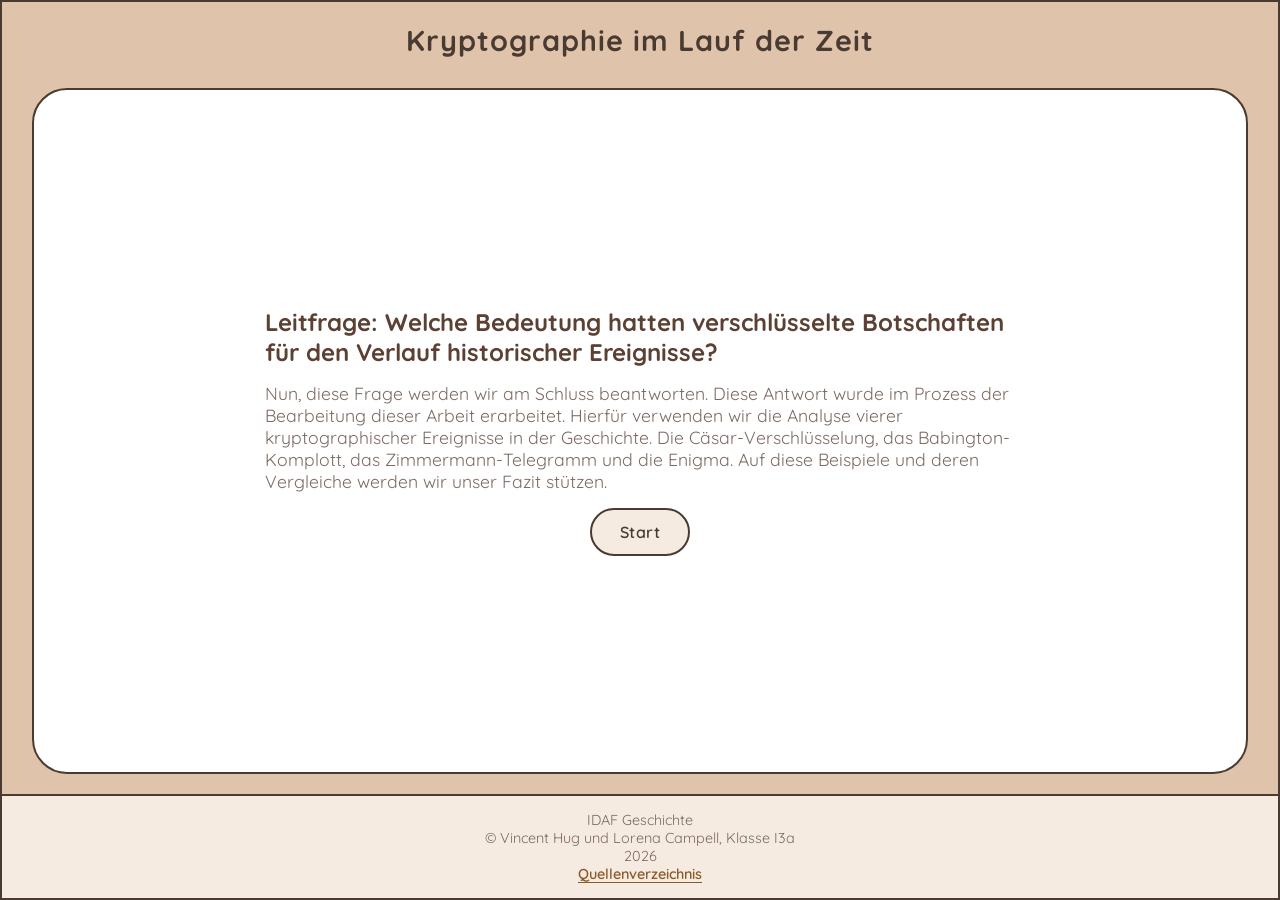
<file: index.html>
<!DOCTYPE html>
<html lang="de">
<head>
    <meta charset="UTF-8">
    <meta name="viewport" content="width=device-width, initial-scale=1.0">
    <title>Codierungsverfahren</title>
    <link rel="stylesheet" href="style.css">
    <!-- Google Fonts -> das mit gemini gfunde -->
    <link href="https://fonts.googleapis.com/css2?family=Quicksand:wght@400;600;700&display=swap" rel="stylesheet">
</head>
<body>

    <div class="container">
        
        <header class="header">
            <h1 class="title">Kryptographie im Lauf der Zeit</h1>
        </header>
        
        <main class="textbox">
            <div class="textbox-inhalt">
                <h2>Leitfrage: Welche Bedeutung hatten verschlüsselte Botschaften für den Verlauf historischer Ereignisse?</h2>
                <p class="content-inner">
                    Nun, diese Frage werden wir am Schluss beantworten. Diese Antwort wurde im Prozess der Bearbeitung dieser Arbeit erarbeitet. Hierfür verwenden wir die Analyse vierer kryptographischer Ereignisse in der Geschichte. Die Cäsar-Verschlüsselung, das Babington-Komplott, das Zimmermann-Telegramm und die Enigma. Auf diese Beispiele und deren Vergleiche werden wir unser Fazit stützen.
                </p>

                <div class="btn-group">
                    <a href="caesar.html" class="btn">
                        Start
                    </a>
                </div>
            </div>
        </main>

        <footer class="site-footer">
            <p>
                IDAF Geschichte  <br>
                &copy; Vincent Hug und Lorena Campell, Klasse I3a <br>
                2026 <br> 

                <a href="quellen.html" class="footer-link">
                       Quellenverzeichnis
                </a>
            </p>
        </footer>

    </div>

</body>
</html>
</file>
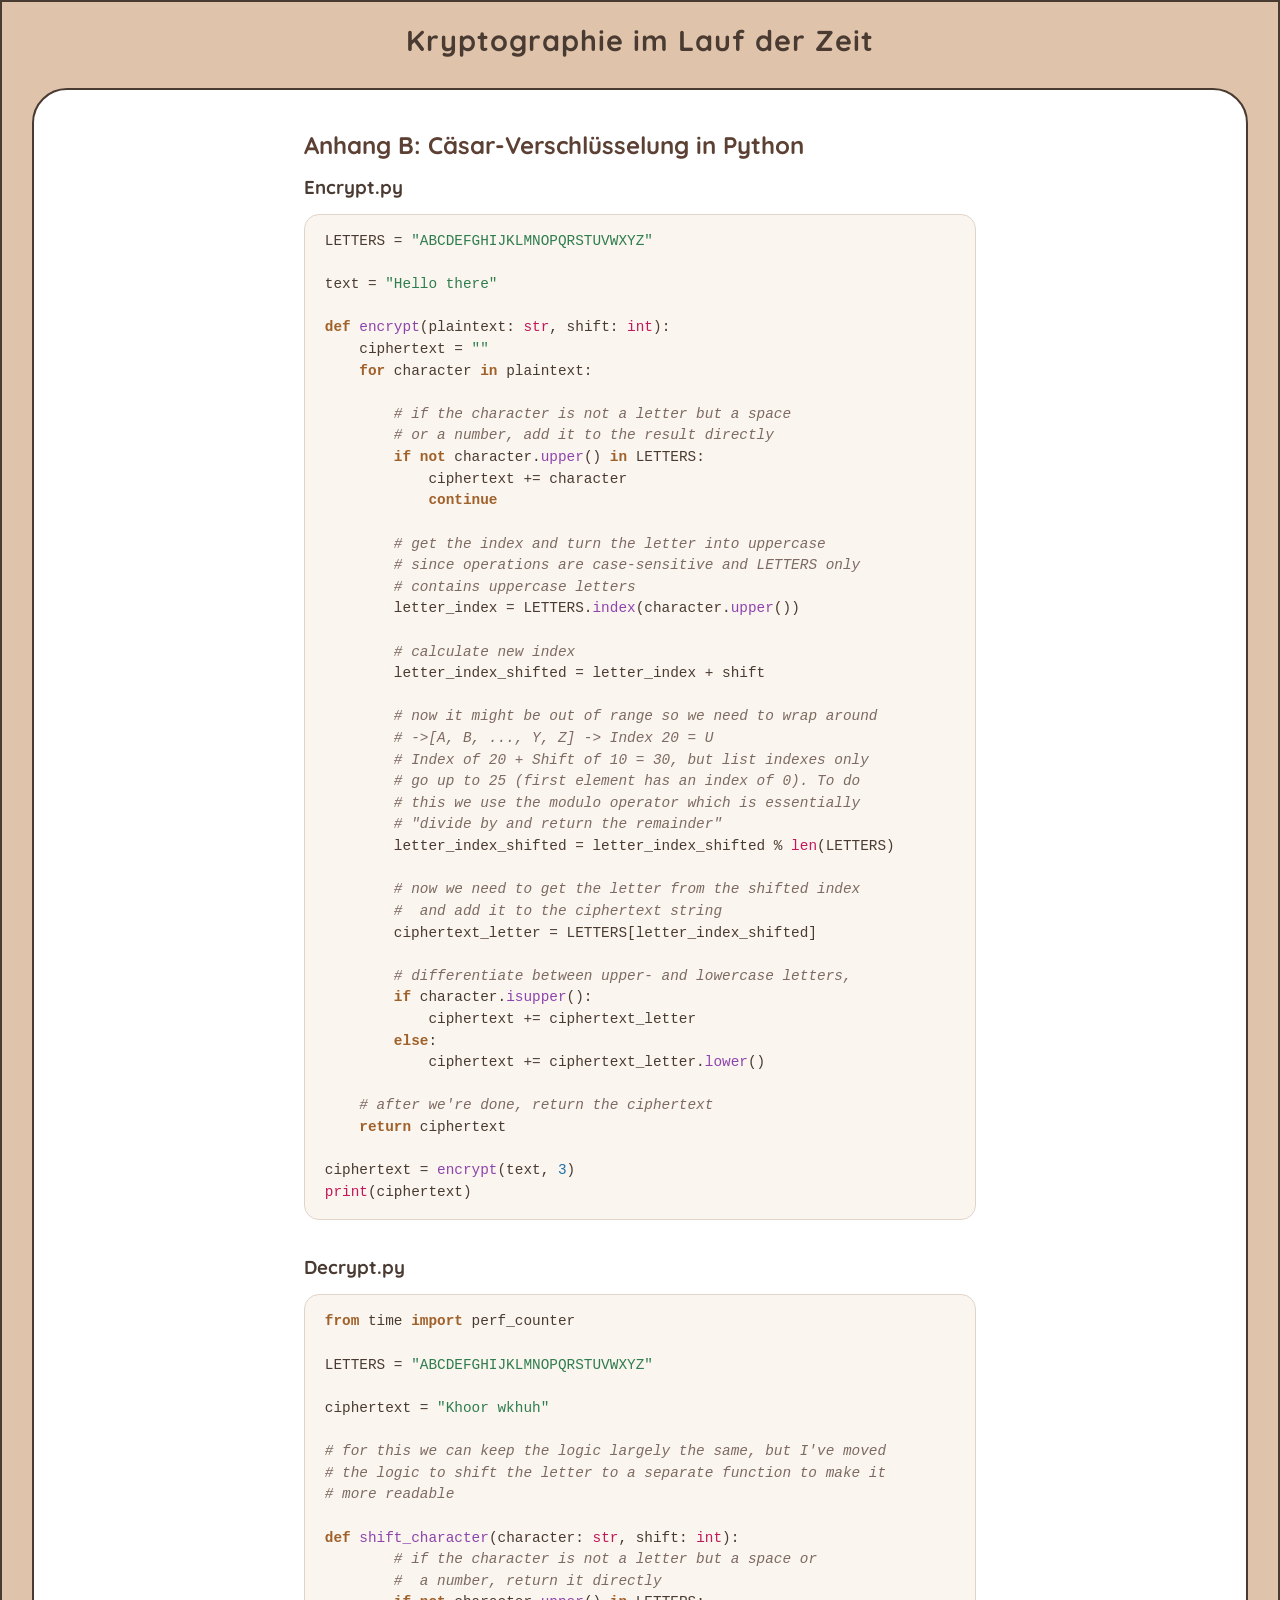
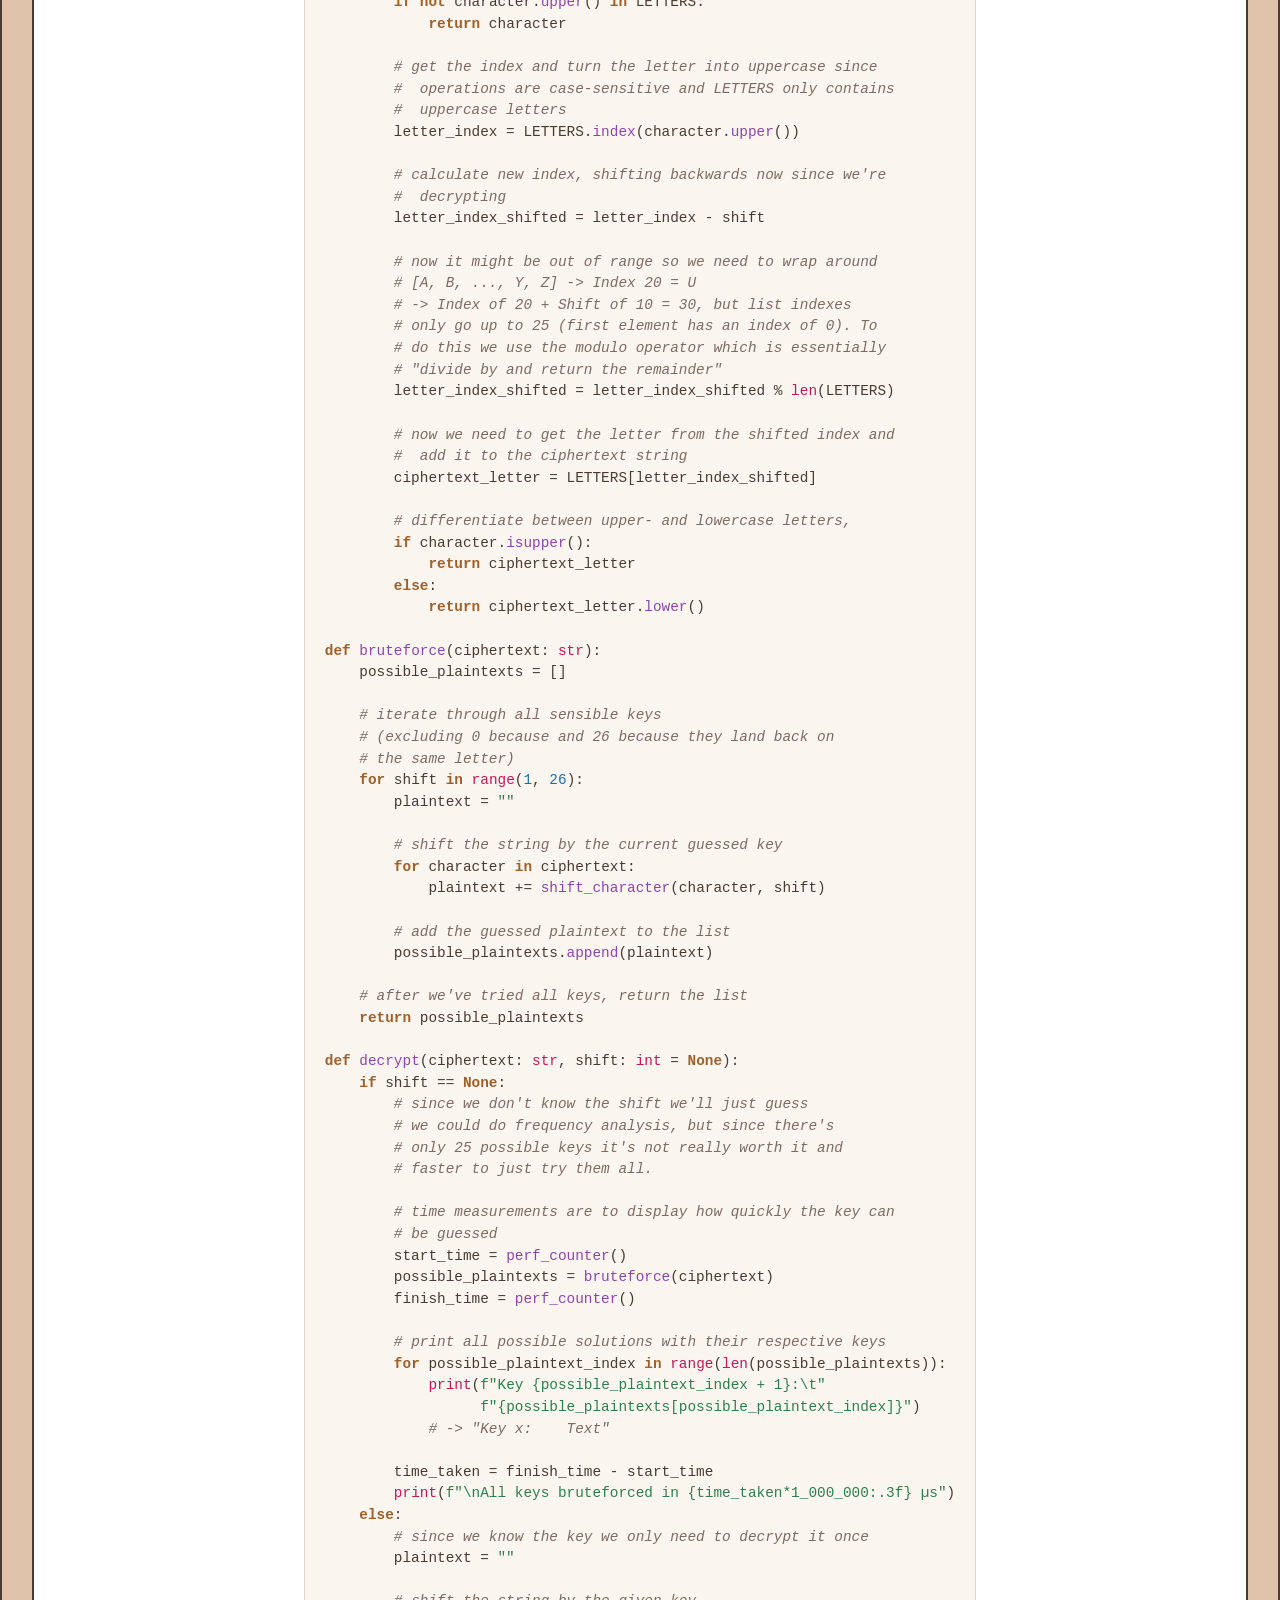
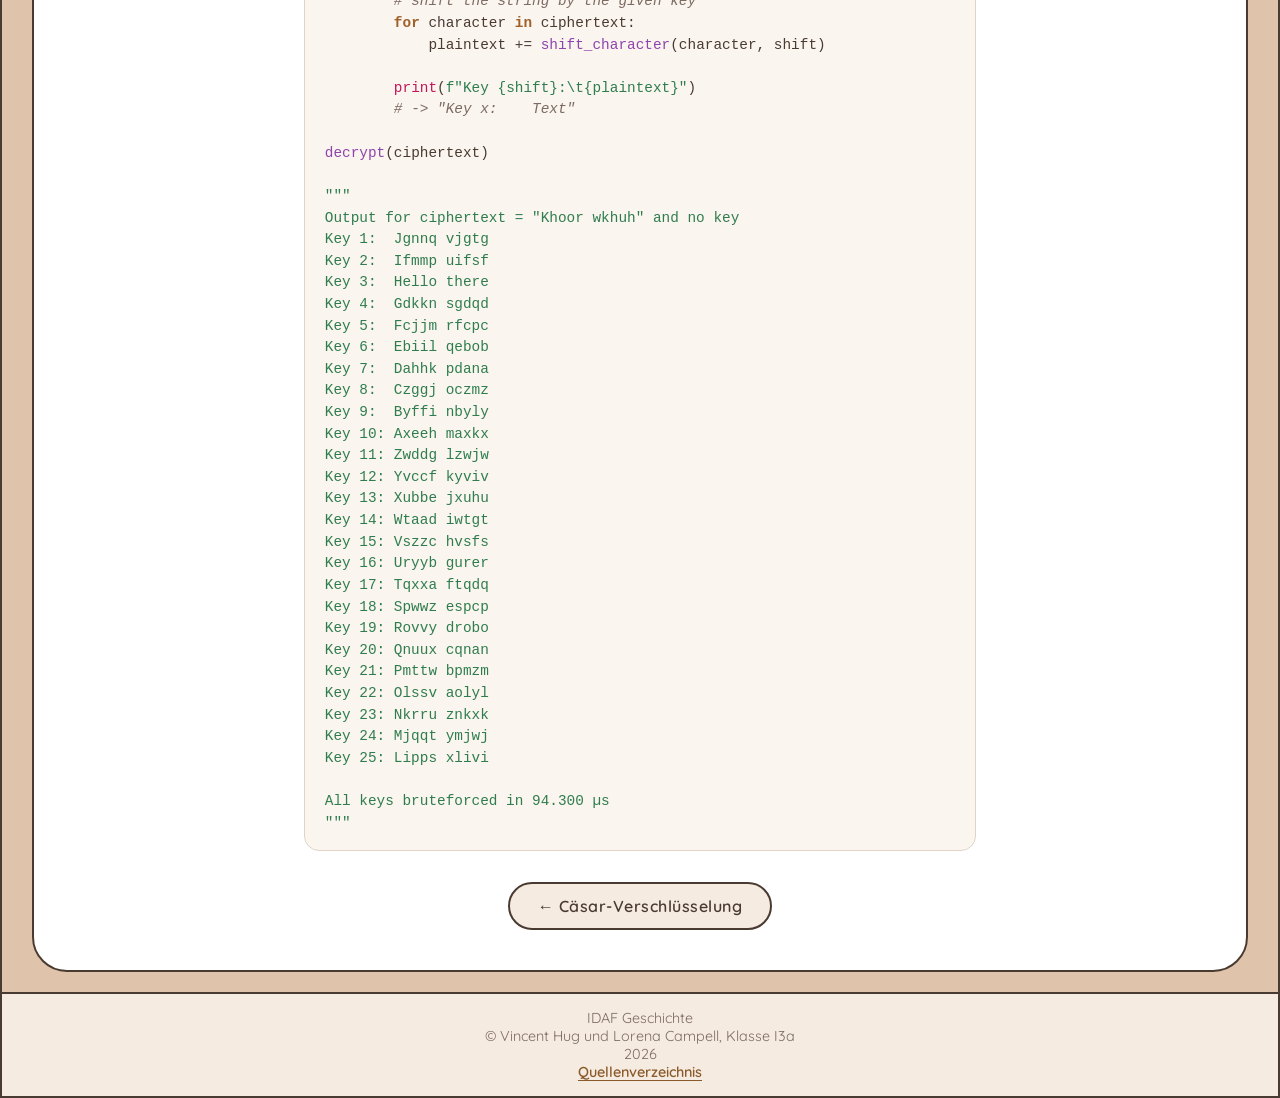
<file: anhang.html>
<!DOCTYPE html>
<html lang="de">
<head>
    <meta charset="UTF-8">
    <meta name="viewport" content="width=device-width, initial-scale=1.0">
    <title>Codierungsverfahren</title>
    <link rel="stylesheet" href="style.css">
    <!-- Google Fonts -> das mit gemini gfunde -->
    <link href="https://fonts.googleapis.com/css2?family=Quicksand:wght@400;600;700&display=swap" rel="stylesheet">
</head>
<body>

    <div class="container">
        
        <header class="header">
            <h1 class="title">Kryptographie im Lauf der Zeit</h1>
        </header>
        
        <main class="textbox">
            <div class="textbox-inhalt">
                <h2>Anhang B: Cäsar-Verschlüsselung in Python</h2>

                <h3>Encrypt.py</h3>
                <div class="table-scroll">
<pre><code class="language-python">LETTERS = "ABCDEFGHIJKLMNOPQRSTUVWXYZ"

text = "Hello there"

def encrypt(plaintext: str, shift: int):
    ciphertext = ""
    for character in plaintext:

        # if the character is not a letter but a space
        # or a number, add it to the result directly
        if not character.upper() in LETTERS:
            ciphertext += character
            continue

        # get the index and turn the letter into uppercase
        # since operations are case-sensitive and LETTERS only
        # contains uppercase letters
        letter_index = LETTERS.index(character.upper())

        # calculate new index
        letter_index_shifted = letter_index + shift

        # now it might be out of range so we need to wrap around
        # -&gt;[A, B, ..., Y, Z] -&gt; Index 20 = U
        # Index of 20 + Shift of 10 = 30, but list indexes only
        # go up to 25 (first element has an index of 0). To do
        # this we use the modulo operator which is essentially
        # "divide by and return the remainder"
        letter_index_shifted = letter_index_shifted % len(LETTERS)

        # now we need to get the letter from the shifted index
        #  and add it to the ciphertext string
        ciphertext_letter = LETTERS[letter_index_shifted]

        # differentiate between upper- and lowercase letters,
        if character.isupper():
            ciphertext += ciphertext_letter
        else:
            ciphertext += ciphertext_letter.lower()

    # after we're done, return the ciphertext
    return ciphertext

ciphertext = encrypt(text, 3)
print(ciphertext)</code></pre>
                </div>

                <br>

                <h3>Decrypt.py</h3>
                <div class="table-scroll">
<pre><code class="language-python">from time import perf_counter

LETTERS = "ABCDEFGHIJKLMNOPQRSTUVWXYZ"

ciphertext = "Khoor wkhuh"

# for this we can keep the logic largely the same, but I've moved
# the logic to shift the letter to a separate function to make it
# more readable

def shift_character(character: str, shift: int):
        # if the character is not a letter but a space or
        #  a number, return it directly
        if not character.upper() in LETTERS:
            return character

        # get the index and turn the letter into uppercase since
        #  operations are case-sensitive and LETTERS only contains
        #  uppercase letters
        letter_index = LETTERS.index(character.upper())

        # calculate new index, shifting backwards now since we're
        #  decrypting
        letter_index_shifted = letter_index - shift

        # now it might be out of range so we need to wrap around
        # [A, B, ..., Y, Z] -&gt; Index 20 = U
        # -&gt; Index of 20 + Shift of 10 = 30, but list indexes
        # only go up to 25 (first element has an index of 0). To
        # do this we use the modulo operator which is essentially
        # "divide by and return the remainder"
        letter_index_shifted = letter_index_shifted % len(LETTERS)

        # now we need to get the letter from the shifted index and
        #  add it to the ciphertext string
        ciphertext_letter = LETTERS[letter_index_shifted]

        # differentiate between upper- and lowercase letters,
        if character.isupper():
            return ciphertext_letter
        else:
            return ciphertext_letter.lower()

def bruteforce(ciphertext: str):
    possible_plaintexts = []

    # iterate through all sensible keys
    # (excluding 0 because and 26 because they land back on
    # the same letter)
    for shift in range(1, 26):
        plaintext = ""

        # shift the string by the current guessed key
        for character in ciphertext:
            plaintext += shift_character(character, shift)

        # add the guessed plaintext to the list
        possible_plaintexts.append(plaintext)

    # after we've tried all keys, return the list
    return possible_plaintexts

def decrypt(ciphertext: str, shift: int = None):
    if shift == None:
        # since we don't know the shift we'll just guess
        # we could do frequency analysis, but since there's
        # only 25 possible keys it's not really worth it and
        # faster to just try them all.

        # time measurements are to display how quickly the key can
        # be guessed
        start_time = perf_counter()
        possible_plaintexts = bruteforce(ciphertext)
        finish_time = perf_counter()

        # print all possible solutions with their respective keys
        for possible_plaintext_index in range(len(possible_plaintexts)):
            print(f"Key {possible_plaintext_index + 1}:\t"
                  f"{possible_plaintexts[possible_plaintext_index]}")
            # -&gt; "Key x:    Text"

        time_taken = finish_time - start_time
        print(f"\nAll keys bruteforced in {time_taken*1_000_000:.3f} µs")
    else:
        # since we know the key we only need to decrypt it once
        plaintext = ""

        # shift the string by the given key
        for character in ciphertext:
            plaintext += shift_character(character, shift)

        print(f"Key {shift}:\t{plaintext}")
        # -&gt; "Key x:    Text"

decrypt(ciphertext)

"""
Output for ciphertext = "Khoor wkhuh" and no key
Key 1:  Jgnnq vjgtg
Key 2:  Ifmmp uifsf
Key 3:  Hello there
Key 4:  Gdkkn sgdqd
Key 5:  Fcjjm rfcpc
Key 6:  Ebiil qebob
Key 7:  Dahhk pdana
Key 8:  Czggj oczmz
Key 9:  Byffi nbyly
Key 10: Axeeh maxkx
Key 11: Zwddg lzwjw
Key 12: Yvccf kyviv
Key 13: Xubbe jxuhu
Key 14: Wtaad iwtgt
Key 15: Vszzc hvsfs
Key 16: Uryyb gurer
Key 17: Tqxxa ftqdq
Key 18: Spwwz espcp
Key 19: Rovvy drobo
Key 20: Qnuux cqnan
Key 21: Pmttw bpmzm
Key 22: Olssv aolyl
Key 23: Nkrru znkxk
Key 24: Mjqqt ymjwj
Key 25: Lipps xlivi

All keys bruteforced in 94.300 µs
"""</code></pre>
                </div>

                <div class="btn-group">
                    <a href="caesar.html" class="btn">
                        &larr; Cäsar-Verschlüsselung
                    </a>
                </div>
            </div>
        </main>

        <footer class="site-footer">
            <p>
                IDAF Geschichte  <br>
                &copy; Vincent Hug und Lorena Campell, Klasse I3a <br>
                2026 <br> 

                <a href="quellen.html" class="footer-link">
                       Quellenverzeichnis
                </a>
            </p>
        </footer>

    </div>

    <script src="highlight.js"></script>
</body>
</html>
</file>
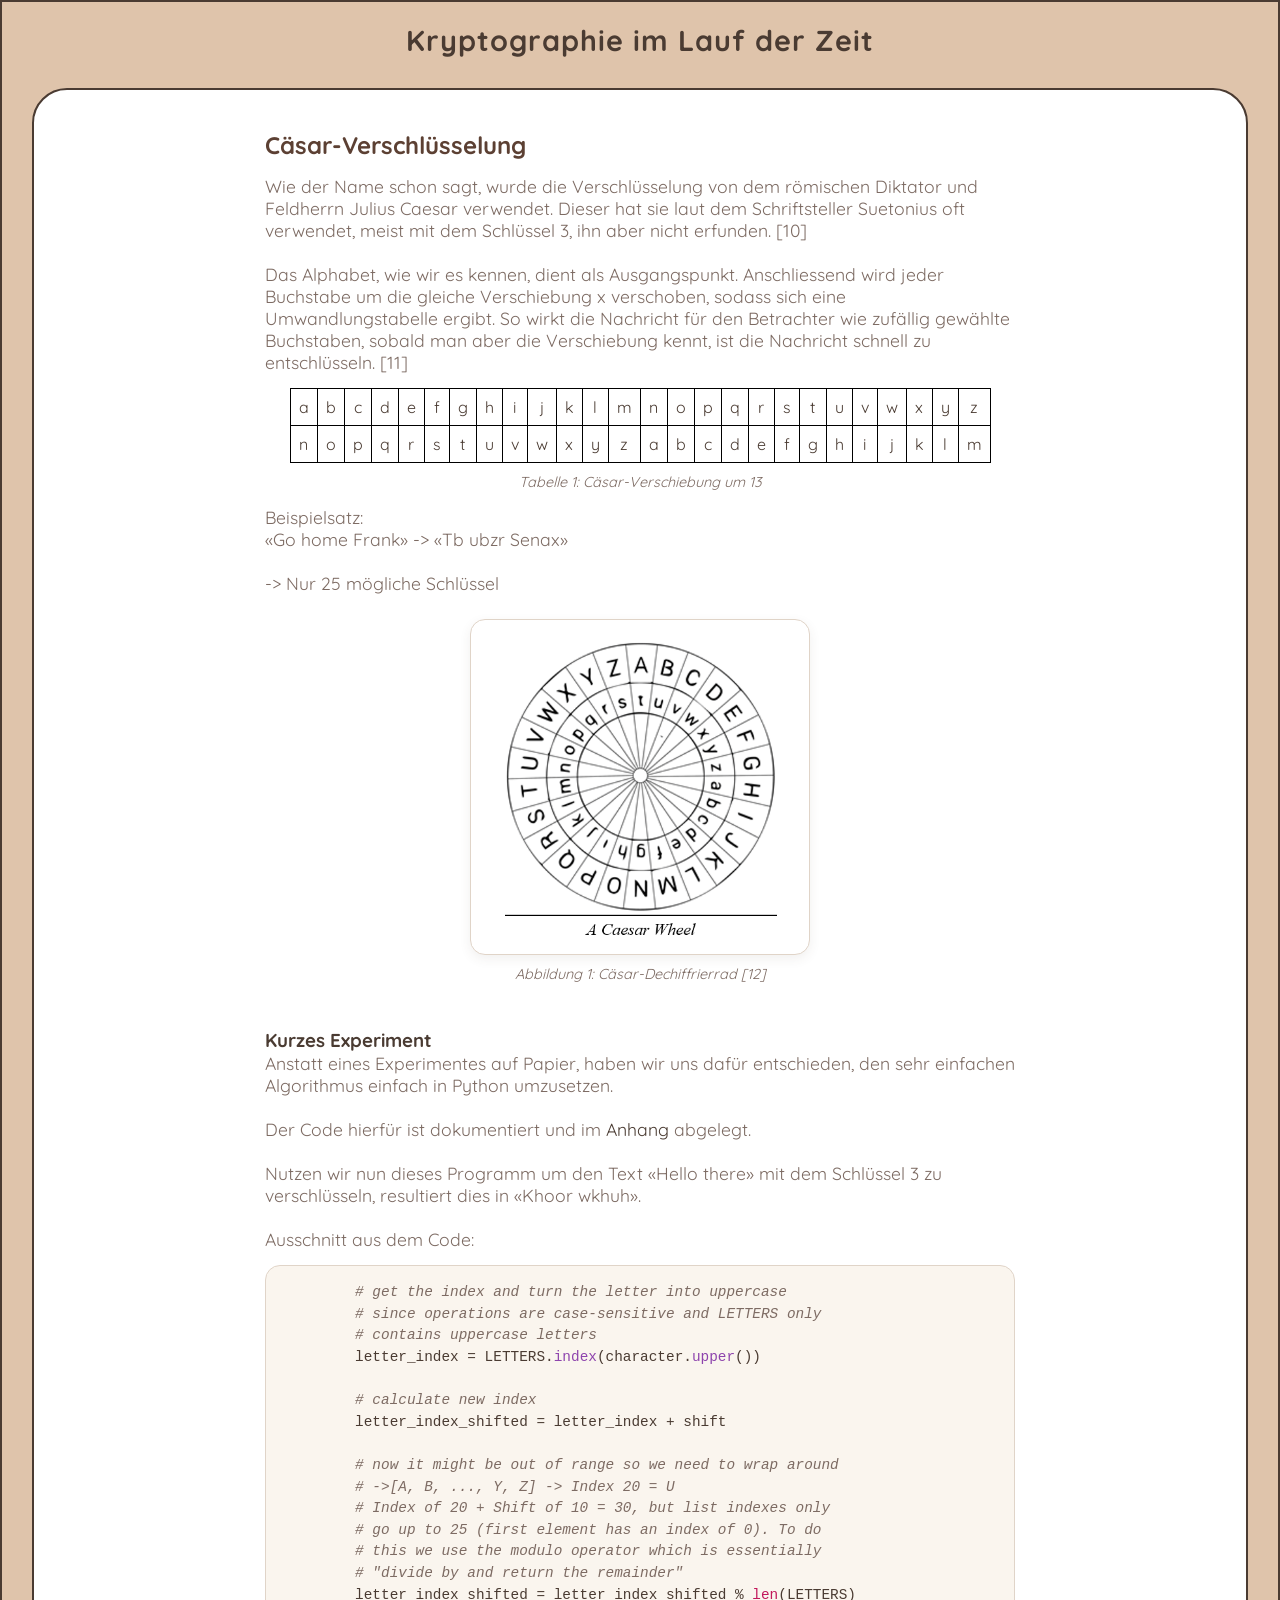
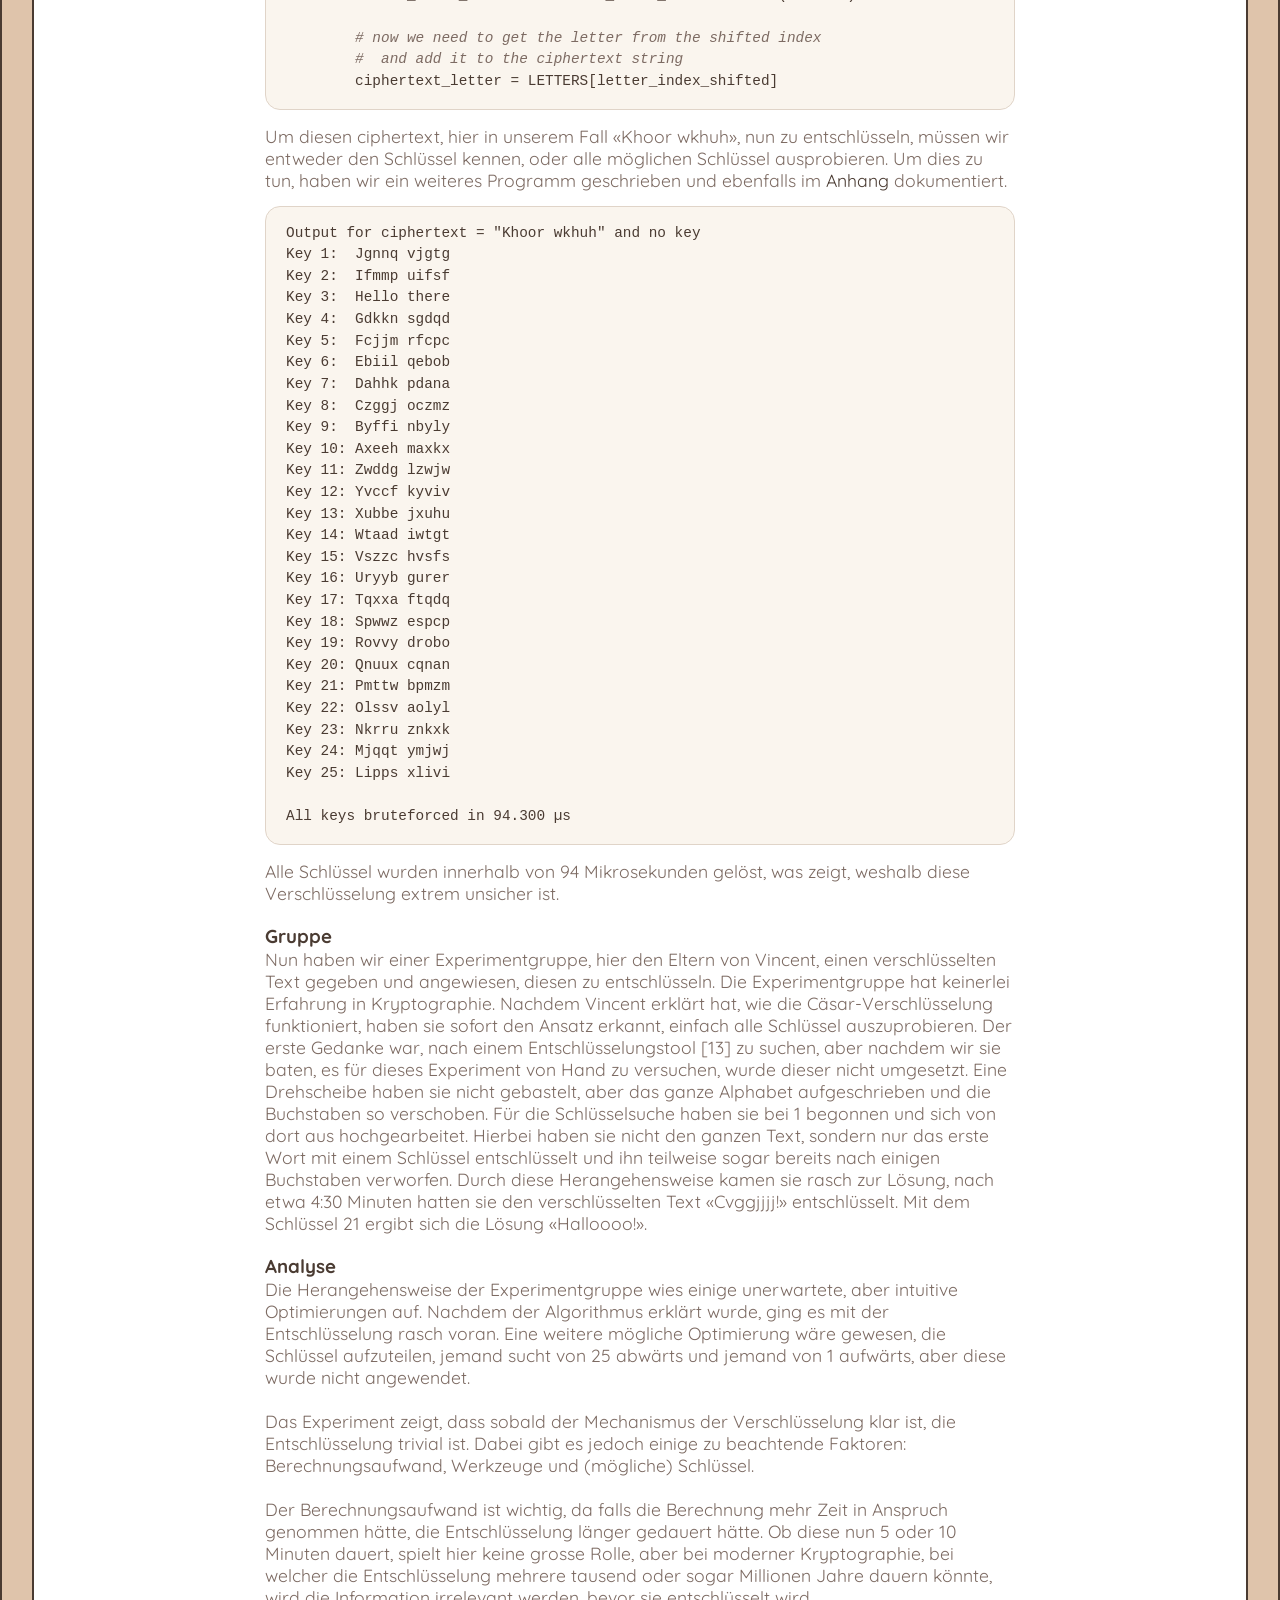
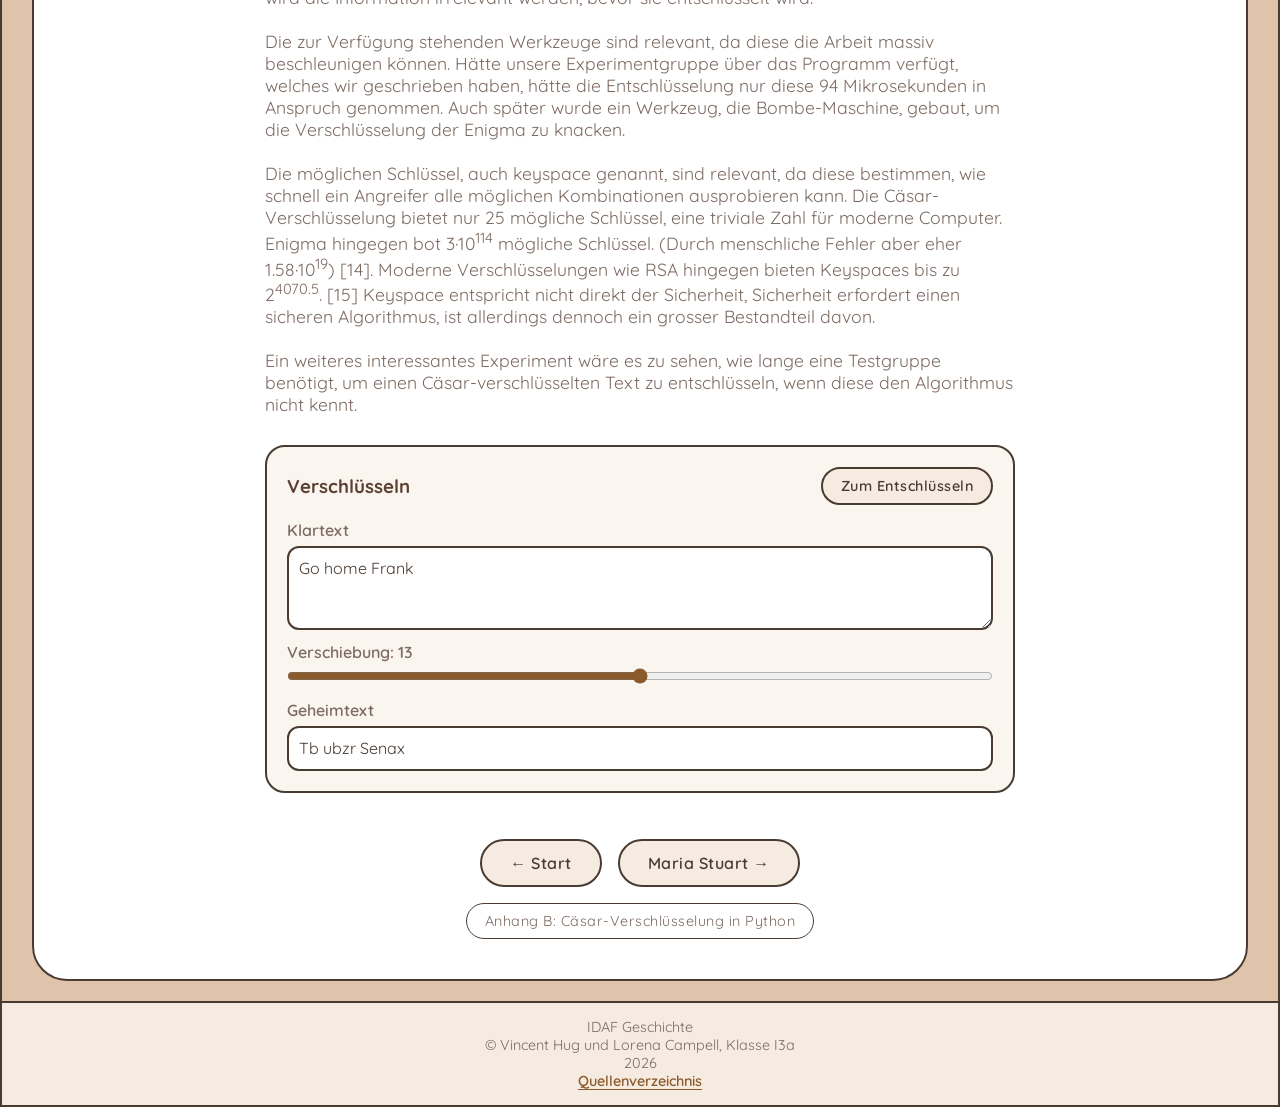
<file: caesar.html>
<!DOCTYPE html>
<html lang="de">
<head>
    <meta charset="UTF-8">
    <meta name="viewport" content="width=device-width, initial-scale=1.0">
    <title>Codierungsverfahren</title>
    <link rel="stylesheet" href="style.css">
    <!-- Google Fonts -> das mit gemini gfunde -->
    <link href="https://fonts.googleapis.com/css2?family=Quicksand:wght@400;600;700&display=swap" rel="stylesheet">
</head>
<body>

    <div class="container">
        
        <header class="header">
            <h1 class="title">Kryptographie im Lauf der Zeit</h1>
        </header>
        
        <main class="textbox">
            <div class="textbox-inhalt">
                <h2>Cäsar-Verschlüsselung</h2>

                <p class="content-inner">
                    Wie der Name schon sagt, wurde die Verschlüsselung von dem römischen Diktator und Feldherrn Julius Caesar verwendet. Dieser hat sie laut dem Schriftsteller Suetonius oft verwendet, meist mit dem Schlüssel 3, ihn aber nicht erfunden. [10]
                    <br> <br>
                    Das Alphabet, wie wir es kennen, dient als Ausgangspunkt. Anschliessend wird jeder Buchstabe um die gleiche Verschiebung x verschoben, sodass sich eine Umwandlungstabelle ergibt. So wirkt die Nachricht für den Betrachter wie zufällig gewählte Buchstaben, sobald man aber die Verschiebung kennt, ist die Nachricht schnell zu entschlüsseln. [11]
                </p>

                <div class="table-scroll">
                    <table>
                        <caption>Tabelle 1: Cäsar-Verschiebung um 13</caption>
                        <tr>
                            <td>a</td>
                            <td>b</td>
                            <td>c</td>
                            <td>d</td>
                            <td>e</td>
                            <td>f</td>
                            <td>g</td>
                            <td>h</td>
                            <td>i</td>
                            <td>j</td>
                            <td>k</td>
                            <td>l</td>
                            <td>m</td>
                            <td>n</td>
                            <td>o</td>
                            <td>p</td>
                            <td>q</td>
                            <td>r</td>
                            <td>s</td>
                            <td>t</td>
                            <td>u</td>
                            <td>v</td>
                            <td>w</td>
                            <td>x</td>
                            <td>y</td>
                            <td>z</td>
                        </tr>
                        <tr>
                            <td>n</td>
                            <td>o</td>
                            <td>p</td>
                            <td>q</td>
                            <td>r</td>
                            <td>s</td>
                            <td>t</td>
                            <td>u</td>
                            <td>v</td>
                            <td>w</td>
                            <td>x</td>
                            <td>y</td>
                            <td>z</td>
                            <td>a</td>
                            <td>b</td>
                            <td>c</td>
                            <td>d</td>
                            <td>e</td>
                            <td>f</td>
                            <td>g</td>
                            <td>h</td>
                            <td>i</td>
                            <td>j</td>
                            <td>k</td>
                            <td>l</td>
                            <td>m</td>
                        </tr>
                    </table>
                </div>

                <div class="text-figure">
                <p class="content-inner">
                    Beispielsatz:
                    <br>
                    «Go home Frank» -&gt; «Tb ubzr Senax»
                    <br> <br>
                    -&gt; Nur 25 mögliche Schlüssel
                </p>
                <figure class="figure">
                    <img src="img/caesar-wheel.png" alt="Cäsar-Scheibe aus zwei Ringen: aussen das Alphabet in Grossbuchstaben, innen in Kleinbuchstaben. Durch Drehen der Scheibe lässt sich die Verschiebung ablesen">
                    <figcaption>Abbildung 1: Cäsar-Dechiffrierrad [12]</figcaption>
                </figure>
                </div>

                <br>

                <h3>Kurzes Experiment</h3>
                <p class="content-inner">
                    Anstatt eines Experimentes auf Papier, haben wir uns dafür entschieden, den sehr einfachen Algorithmus einfach in Python umzusetzen.
                    <br> <br>
                    Der Code hierfür ist dokumentiert und im <a href="anhang.html">Anhang</a> abgelegt.
                    <br> <br>
                    Nutzen wir nun dieses Programm um den Text «Hello there» mit dem Schlüssel 3 zu verschlüsseln, resultiert dies in «Khoor wkhuh».
                    <br> <br>
                    Ausschnitt aus dem Code:
                </p>
                <div class="table-scroll">
<pre><code class="language-python">        # get the index and turn the letter into uppercase
        # since operations are case-sensitive and LETTERS only
        # contains uppercase letters
        letter_index = LETTERS.index(character.upper())

        # calculate new index
        letter_index_shifted = letter_index + shift

        # now it might be out of range so we need to wrap around
        # -&gt;[A, B, ..., Y, Z] -&gt; Index 20 = U
        # Index of 20 + Shift of 10 = 30, but list indexes only
        # go up to 25 (first element has an index of 0). To do
        # this we use the modulo operator which is essentially
        # "divide by and return the remainder"
        letter_index_shifted = letter_index_shifted % len(LETTERS)

        # now we need to get the letter from the shifted index
        #  and add it to the ciphertext string
        ciphertext_letter = LETTERS[letter_index_shifted]</code></pre>
                </div>
                <p class="content-inner">
                    Um diesen ciphertext, hier in unserem Fall «Khoor wkhuh», nun zu entschlüsseln, müssen wir entweder den Schlüssel kennen, oder alle möglichen Schlüssel ausprobieren. Um dies zu tun, haben wir ein weiteres Programm geschrieben und ebenfalls im <a href="anhang.html">Anhang</a> dokumentiert.
                </p>
                <div class="table-scroll">
<pre><code>Output for ciphertext = "Khoor wkhuh" and no key
Key 1:  Jgnnq vjgtg
Key 2:  Ifmmp uifsf
Key 3:  Hello there
Key 4:  Gdkkn sgdqd
Key 5:  Fcjjm rfcpc
Key 6:  Ebiil qebob
Key 7:  Dahhk pdana
Key 8:  Czggj oczmz
Key 9:  Byffi nbyly
Key 10: Axeeh maxkx
Key 11: Zwddg lzwjw
Key 12: Yvccf kyviv
Key 13: Xubbe jxuhu
Key 14: Wtaad iwtgt
Key 15: Vszzc hvsfs
Key 16: Uryyb gurer
Key 17: Tqxxa ftqdq
Key 18: Spwwz espcp
Key 19: Rovvy drobo
Key 20: Qnuux cqnan
Key 21: Pmttw bpmzm
Key 22: Olssv aolyl
Key 23: Nkrru znkxk
Key 24: Mjqqt ymjwj
Key 25: Lipps xlivi

All keys bruteforced in 94.300 µs</code></pre>
                </div>
                <p class="content-inner">
                    Alle Schlüssel wurden innerhalb von 94 Mikrosekunden gelöst, was zeigt, weshalb diese Verschlüsselung extrem unsicher ist.
                </p>

                <br>

                <h3>Gruppe</h3>
                <p class="content-inner">
                    Nun haben wir einer Experimentgruppe, hier den Eltern von Vincent, einen verschlüsselten Text gegeben und angewiesen, diesen zu entschlüsseln. Die Experimentgruppe hat keinerlei Erfahrung in Kryptographie. Nachdem Vincent erklärt hat, wie die Cäsar-Verschlüsselung funktioniert, haben sie sofort den Ansatz erkannt, einfach alle Schlüssel auszuprobieren. Der erste Gedanke war, nach einem Entschlüsselungstool [13] zu suchen, aber nachdem wir sie baten, es für dieses Experiment von Hand zu versuchen, wurde dieser nicht umgesetzt. Eine Drehscheibe haben sie nicht gebastelt, aber das ganze Alphabet aufgeschrieben und die Buchstaben so verschoben. Für die Schlüsselsuche haben sie bei 1 begonnen und sich von dort aus hochgearbeitet. Hierbei haben sie nicht den ganzen Text, sondern nur das erste Wort mit einem Schlüssel entschlüsselt und ihn teilweise sogar bereits nach einigen Buchstaben verworfen. Durch diese Herangehensweise kamen sie rasch zur Lösung, nach etwa 4:30 Minuten hatten sie den verschlüsselten Text «Cvggjjjj!» entschlüsselt. Mit dem Schlüssel 21 ergibt sich die Lösung «Halloooo!».
                </p>

                <br>

                <h3>Analyse</h3>
                <p class="content-inner">
                    Die Herangehensweise der Experimentgruppe wies einige unerwartete, aber intuitive Optimierungen auf. Nachdem der Algorithmus erklärt wurde, ging es mit der Entschlüsselung rasch voran. Eine weitere mögliche Optimierung wäre gewesen, die Schlüssel aufzuteilen, jemand sucht von 25 abwärts und jemand von 1 aufwärts, aber diese wurde nicht angewendet.
                    <br> <br>
                    Das Experiment zeigt, dass sobald der Mechanismus der Verschlüsselung klar ist, die Entschlüsselung trivial ist. Dabei gibt es jedoch einige zu beachtende Faktoren: Berechnungsaufwand, Werkzeuge und (mögliche) Schlüssel.
                    <br> <br>
                    Der Berechnungsaufwand ist wichtig, da falls die Berechnung mehr Zeit in Anspruch genommen hätte, die Entschlüsselung länger gedauert hätte. Ob diese nun 5 oder 10 Minuten dauert, spielt hier keine grosse Rolle, aber bei moderner Kryptographie, bei welcher die Entschlüsselung mehrere tausend oder sogar Millionen Jahre dauern könnte, wird die Information irrelevant werden, bevor sie entschlüsselt wird.
                    <br> <br>
                    Die zur Verfügung stehenden Werkzeuge sind relevant, da diese die Arbeit massiv beschleunigen können. Hätte unsere Experimentgruppe über das Programm verfügt, welches wir geschrieben haben, hätte die Entschlüsselung nur diese 94 Mikrosekunden in Anspruch genommen. Auch später wurde ein Werkzeug, die Bombe-Maschine, gebaut, um die Verschlüsselung der Enigma zu knacken.
                    <br> <br>
                    Die möglichen Schlüssel, auch keyspace genannt, sind relevant, da diese bestimmen, wie schnell ein Angreifer alle möglichen Kombinationen ausprobieren kann. Die Cäsar-Verschlüsselung bietet nur 25 mögliche Schlüssel, eine triviale Zahl für moderne Computer. Enigma hingegen bot 3·10<sup>114</sup> mögliche Schlüssel. (Durch menschliche Fehler aber eher 1.58·10<sup>19</sup>) [14]. Moderne Verschlüsselungen wie RSA hingegen bieten Keyspaces bis zu 2<sup>4070.5</sup>. [15] Keyspace entspricht nicht direkt der Sicherheit, Sicherheit erfordert einen sicheren Algorithmus, ist allerdings dennoch ein grosser Bestandteil davon.
                    <br> <br>
                    Ein weiteres interessantes Experiment wäre es zu sehen, wie lange eine Testgruppe benötigt, um einen Cäsar-verschlüsselten Text zu entschlüsseln, wenn diese den Algorithmus nicht kennt.
                </p>

                <!-- interaktive Caesar-Chiffre, Logik in caesar.js -->
                <section class="cipher-tool">
                    <div class="cipher-tool-header">
                        <h3 id="cipher-mode-title">Verschlüsseln</h3>
                        <button type="button" class="btn cipher-mode-btn" id="cipher-mode-btn">Zum Entschlüsseln</button>
                    </div>

                    <label for="cipher-input" id="cipher-input-label">Klartext</label>
                    <textarea id="cipher-input" rows="3" placeholder="Text eingeben...">Go home Frank</textarea>

                    <label id="cipher-bruteforce-row" hidden>
                        <input type="checkbox" id="cipher-bruteforce">
                        Schlüssel unbekannt (Brute-Force)
                    </label>

                    <div id="cipher-shift-row">
                        <label for="cipher-shift">Verschiebung: <span id="cipher-shift-value">13</span></label>
                        <input type="range" id="cipher-shift" min="1" max="25" value="13">
                    </div>

                    <label for="cipher-output" id="cipher-output-label">Geheimtext</label>
                    <output id="cipher-output" for="cipher-input cipher-shift"></output>
                    <ol id="cipher-bruteforce-list" hidden></ol>
                </section>

                <br>
                <div class="btn-group">
                    <a href="index.html" class="btn">
                        &larr; Start
                    </a>

                    <a href="maria-stuart.html" class="btn">
                        Maria Stuart &rarr;
                    </a>
                </div>
                <div class="btn-group">
                    <a href="anhang.html" class="btn btn-secondary">
                        Anhang B: Cäsar-Verschlüsselung in Python
                    </a>
                </div>
            </div>
        </main>

        <footer class="site-footer">
            <p>
                IDAF Geschichte  <br>
                &copy; Vincent Hug und Lorena Campell, Klasse I3a <br>
                2026 <br> 

                <a href="quellen.html" class="footer-link">
                       Quellenverzeichnis
                </a> 

            </p>
        </footer>

    </div>

    <script src="caesar.js"></script>
    <script src="highlight.js"></script>
    <script src="lightbox.js"></script>
</body>
</html>
</file>
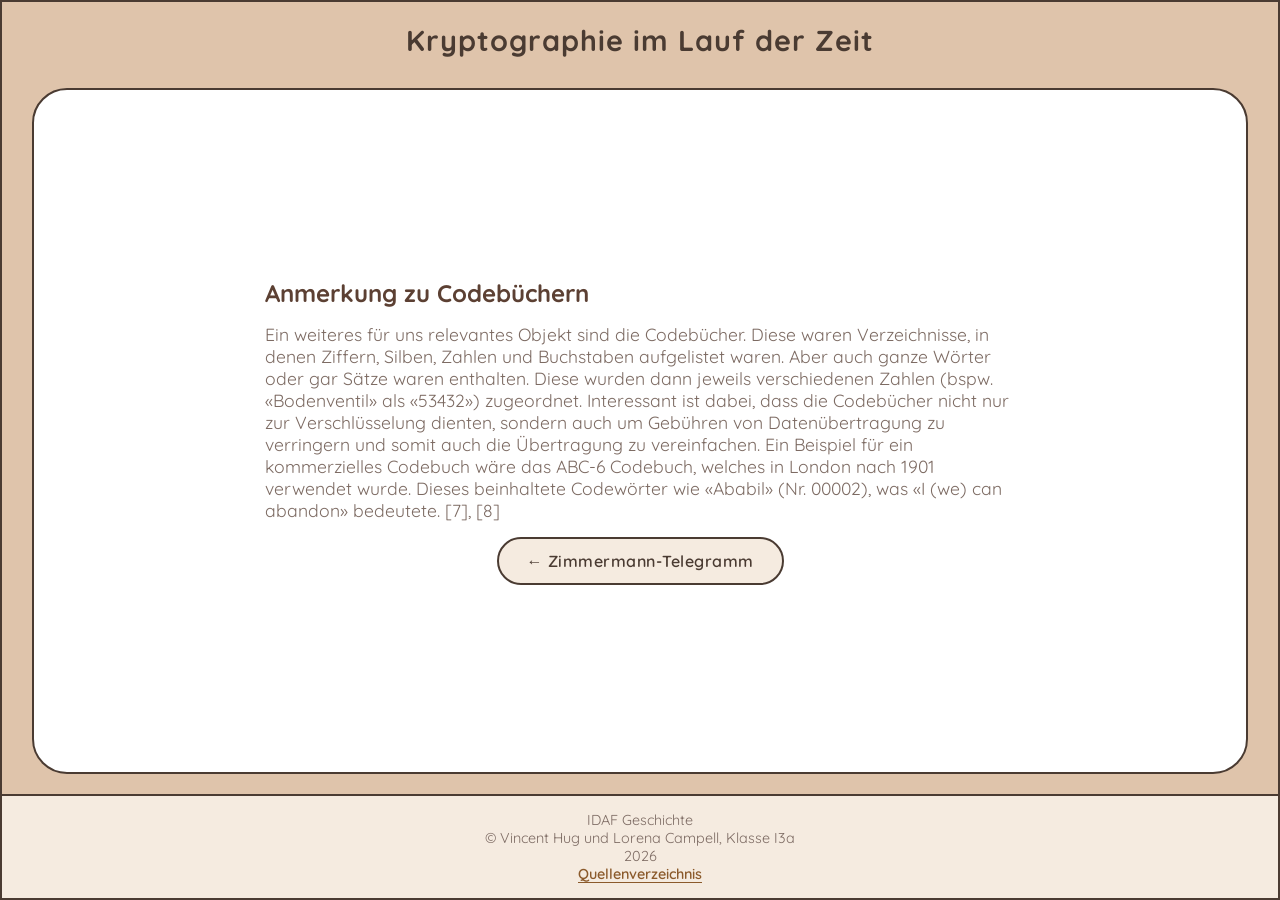
<file: codebücher.html>
<!DOCTYPE html>
<html lang="de">
<head>
    <meta charset="UTF-8">
    <meta name="viewport" content="width=device-width, initial-scale=1.0">
    <title>Codierungsverfahren</title>
    <link rel="stylesheet" href="style.css">
    <!-- Google Fonts -> das mit gemini gfunde -->
    <link href="https://fonts.googleapis.com/css2?family=Quicksand:wght@400;600;700&display=swap" rel="stylesheet">
</head>
<body>

    <div class="container">
        
        <header class="header">
            <h1 class="title">Kryptographie im Lauf der Zeit</h1>
        </header>
        
        <main class="textbox">
            <div class="textbox-inhalt">
                <h2>Anmerkung zu Codebüchern</h2>

                <p class="content-inner">
                    Ein weiteres für uns relevantes Objekt sind die Codebücher. Diese waren Verzeichnisse, in denen Ziffern, Silben, Zahlen und Buchstaben aufgelistet waren. Aber auch ganze Wörter oder gar Sätze waren enthalten. Diese wurden dann jeweils verschiedenen Zahlen (bspw. «Bodenventil» als «53432») zugeordnet. Interessant ist dabei, dass die Codebücher nicht nur zur Verschlüsselung dienten, sondern auch um Gebühren von Datenübertragung zu verringern und somit auch die Übertragung zu vereinfachen. Ein Beispiel für ein kommerzielles Codebuch wäre das ABC-6 Codebuch, welches in London nach 1901 verwendet wurde. Dieses beinhaltete Codewörter wie «Ababil» (Nr. 00002), was «I (we) can abandon» bedeutete. [7], [8]
                </p>

                <div class="btn-group">
                    <a href="zimmermann.html" class="btn">
                        &larr; Zimmermann-Telegramm
                    </a>
                </div>
            </div>
        </main>

        <footer class="site-footer">
            <p>
                IDAF Geschichte  <br>
                &copy; Vincent Hug und Lorena Campell, Klasse I3a <br>
                2026 <br> 

                <a href="quellen.html" class="footer-link">
                       Quellenverzeichnis
                </a>
            </p>
        </footer>

    </div>

</body>
</html>
</file>
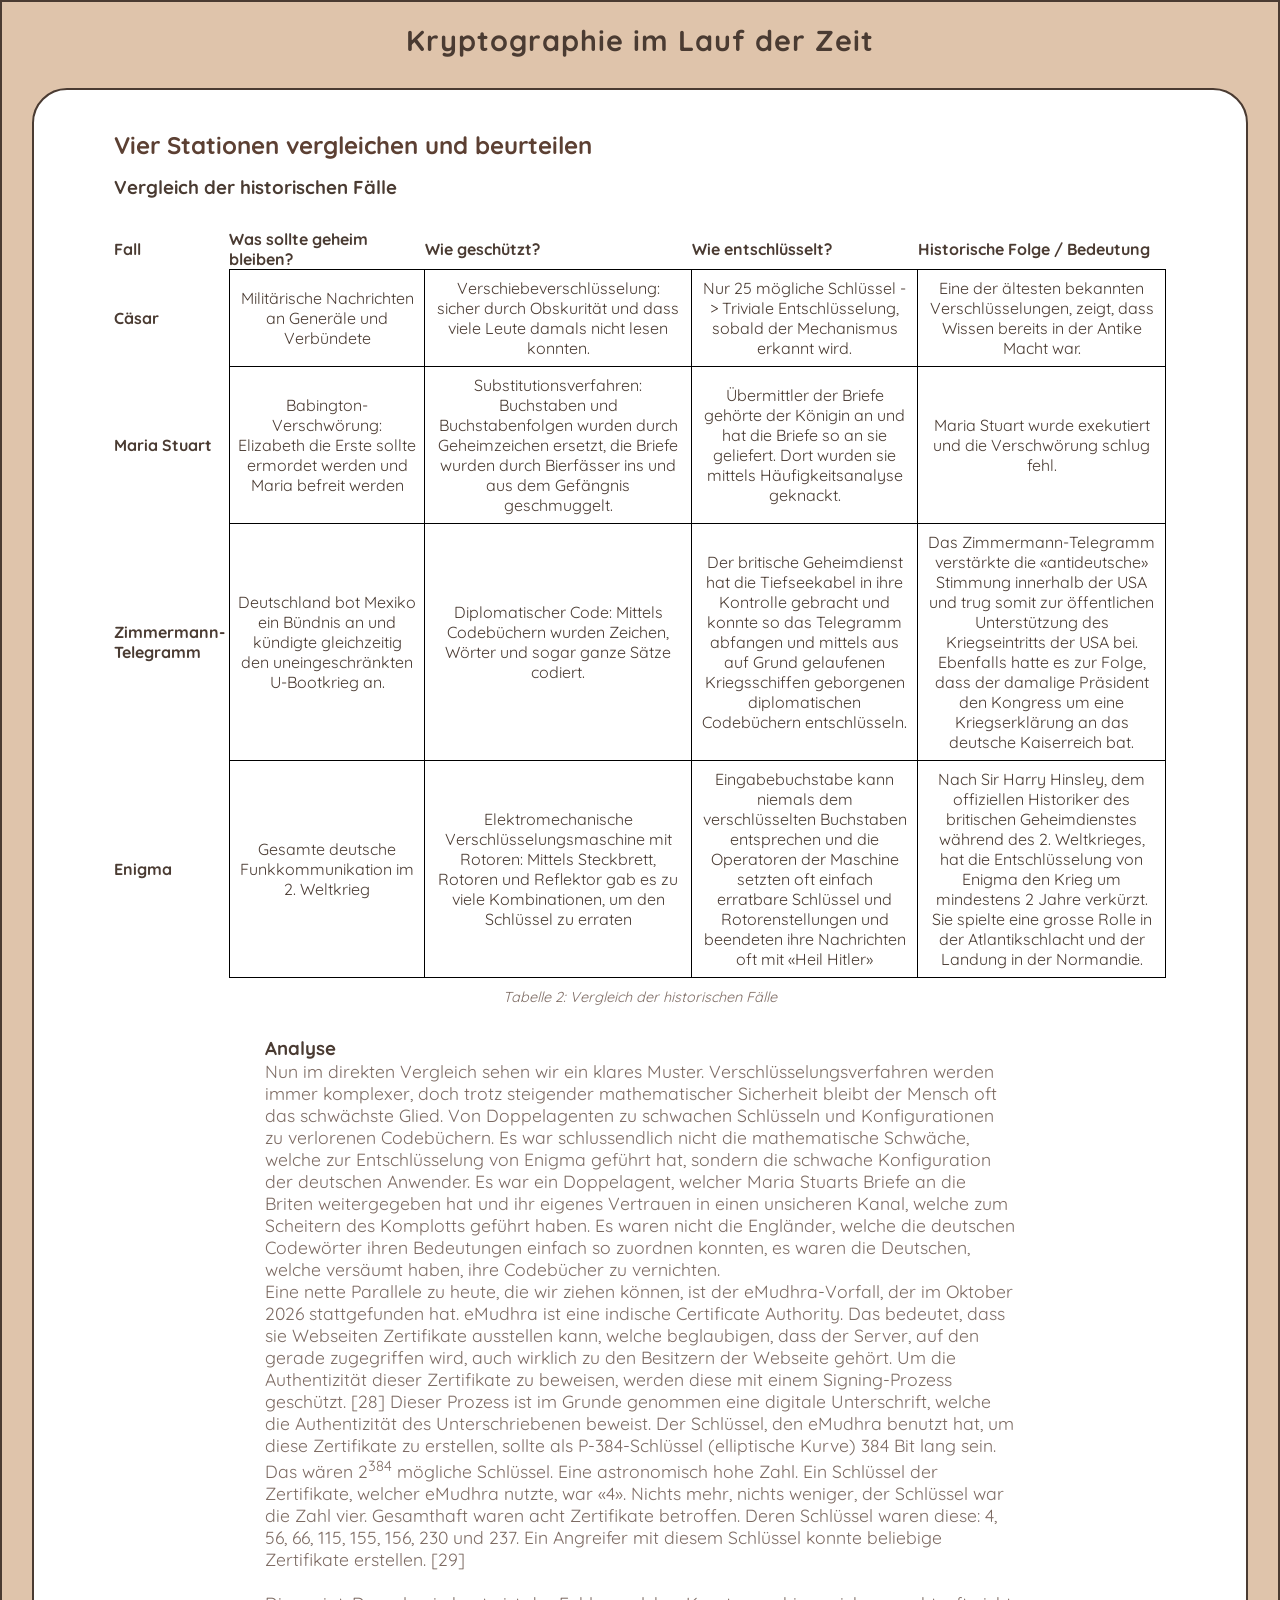
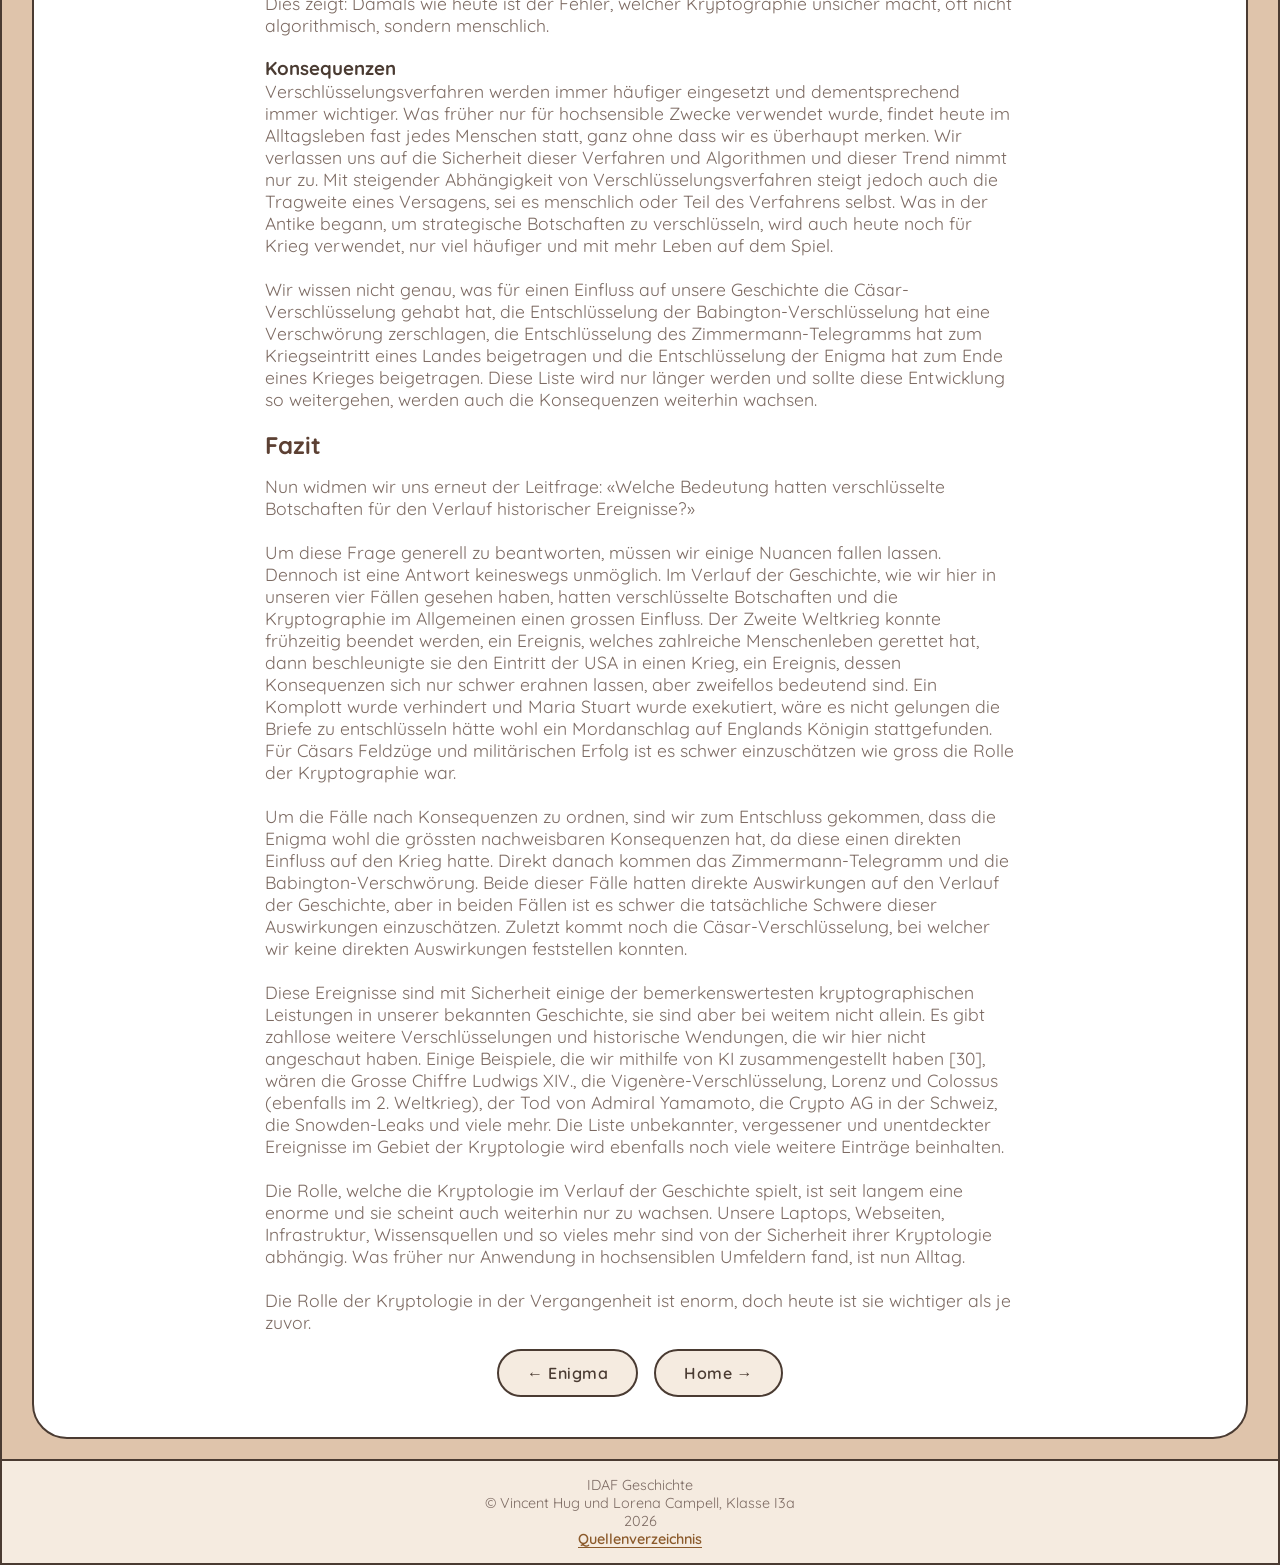
<file: comparison.html>
<!DOCTYPE html>
<html lang="de">
<head>
    <meta charset="UTF-8">
    <meta name="viewport" content="width=device-width, initial-scale=1.0">
    <title>Codierungsverfahren</title>
    <link rel="stylesheet" href="style.css">
    <!-- Google Fonts -> das mit gemini gfunde -->
    <link href="https://fonts.googleapis.com/css2?family=Quicksand:wght@400;600;700&display=swap" rel="stylesheet">
</head>
<body>

    <div class="container">
        
        <header class="header">
            <h1 class="title">Kryptographie im Lauf der Zeit</h1>
        </header>
        
        <main class="textbox">
            <div class="textbox-inhalt">
                <h2>Vier Stationen vergleichen und beurteilen</h2>
                <h3>Vergleich der historischen Fälle</h3>
                <div class="table-scroll comparison-table">
                    <table>
                    <caption>Tabelle 2: Vergleich der historischen Fälle</caption>
                    <thead>
                        <tr>
                        <th>Fall</th>
                        <th>Was sollte geheim bleiben?</th>
                        <th>Wie geschützt?</th>
                        <th>Wie entschlüsselt?</th>
                        <th>Historische Folge / Bedeutung</th>
                        </tr>
                    </thead>
                    <tbody>
                        <tr>
                        <th scope="row">Cäsar</th>
                        <td>Militärische Nachrichten an Generäle und Verbündete</td>
                        <td>Verschiebeverschlüsselung: sicher durch Obskurität und dass viele Leute damals nicht lesen konnten.</td>
                        <td>Nur 25 mögliche Schlüssel -&gt; Triviale Entschlüsselung, sobald der Mechanismus erkannt wird.</td>
                        <td>Eine der ältesten bekannten Verschlüsselungen, zeigt, dass Wissen bereits in der Antike Macht war.</td>
                        </tr>
                        <tr>
                        <th scope="row">Maria Stuart</th>
                        <td>Babington-Verschwörung: Elizabeth die Erste sollte ermordet werden und Maria befreit werden</td>
                        <td>Substitutionsverfahren: Buchstaben und Buchstabenfolgen wurden durch Geheimzeichen ersetzt, die Briefe wurden durch Bierfässer ins und aus dem Gefängnis geschmuggelt.</td>
                        <td>Übermittler der Briefe gehörte der Königin an und hat die Briefe so an sie geliefert. Dort wurden sie mittels Häufigkeitsanalyse geknackt.</td>
                        <td>Maria Stuart wurde exekutiert und die Verschwörung schlug fehl.</td>
                        </tr>
                        <tr>
                        <th scope="row">Zimmermann-Telegramm</th>
                        <td>Deutschland bot Mexiko ein Bündnis an und kündigte gleichzeitig den uneingeschränkten U-Bootkrieg an.</td>
                        <td>Diplomatischer Code: Mittels Codebüchern wurden Zeichen, Wörter und sogar ganze Sätze codiert.</td>
                        <td>Der britische Geheimdienst hat die Tiefseekabel in ihre Kontrolle gebracht und konnte so das Telegramm abfangen und mittels aus auf Grund gelaufenen Kriegsschiffen geborgenen diplomatischen Codebüchern entschlüsseln.</td>
                        <td>Das Zimmermann-Telegramm verstärkte die «antideutsche» Stimmung innerhalb der USA und trug somit zur öffentlichen Unterstützung des Kriegseintritts der USA bei. Ebenfalls hatte es zur Folge, dass der damalige Präsident den Kongress um eine Kriegserklärung an das deutsche Kaiserreich bat.</td>
                        </tr>
                        <tr>
                        <th scope="row">Enigma</th>
                        <td>Gesamte deutsche Funkkommunikation im 2. Weltkrieg</td>
                        <td>Elektromechanische Verschlüsselungsmaschine mit Rotoren: Mittels Steckbrett, Rotoren und Reflektor gab es zu viele Kombinationen, um den Schlüssel zu erraten</td>
                        <td>Eingabebuchstabe kann niemals dem verschlüsselten Buchstaben entsprechen und die Operatoren der Maschine setzten oft einfach erratbare Schlüssel und Rotorenstellungen und beendeten ihre Nachrichten oft mit «Heil Hitler»</td>
                        <td>Nach Sir Harry Hinsley, dem offiziellen Historiker des britischen Geheimdienstes während des 2. Weltkrieges, hat die Entschlüsselung von Enigma den Krieg um mindestens 2 Jahre verkürzt. Sie spielte eine grosse Rolle in der Atlantikschlacht und der Landung in der Normandie.</td>
                        </tr>
                    </tbody>
                    </table>
                </div>
                <h3>Analyse</h3>
                <p class="content-inner">
                    Nun im direkten Vergleich sehen wir ein klares Muster. Verschlüsselungsverfahren werden immer komplexer, doch trotz steigender mathematischer Sicherheit bleibt der Mensch oft das schwächste Glied. Von Doppelagenten zu schwachen Schlüsseln und Konfigurationen zu verlorenen Codebüchern. Es war schlussendlich nicht die mathematische Schwäche, welche zur Entschlüsselung von Enigma geführt hat, sondern die schwache Konfiguration der deutschen Anwender. Es war ein Doppelagent, welcher Maria Stuarts Briefe an die Briten weitergegeben hat und ihr eigenes Vertrauen in einen unsicheren Kanal, welche zum Scheitern des Komplotts geführt haben. Es waren nicht die Engländer, welche die deutschen Codewörter ihren Bedeutungen einfach so zuordnen konnten, es waren die Deutschen, welche versäumt haben, ihre Codebücher zu vernichten.
                    <br>
                    Eine nette Parallele zu heute, die wir ziehen können, ist der eMudhra-Vorfall, der im Oktober 2026 stattgefunden hat. eMudhra ist eine indische Certificate Authority. Das bedeutet, dass sie Webseiten Zertifikate ausstellen kann, welche beglaubigen, dass der Server, auf den gerade zugegriffen wird, auch wirklich zu den Besitzern der Webseite gehört. Um die Authentizität dieser Zertifikate zu beweisen, werden diese mit einem Signing-Prozess geschützt. [28] Dieser Prozess ist im Grunde genommen eine digitale Unterschrift, welche die Authentizität des Unterschriebenen beweist. Der Schlüssel, den eMudhra benutzt hat, um diese Zertifikate zu erstellen, sollte als P-384-Schlüssel (elliptische Kurve) 384 Bit lang sein. Das wären 2<sup>384</sup> mögliche Schlüssel. Eine astronomisch hohe Zahl. Ein Schlüssel der Zertifikate, welcher eMudhra nutzte, war «4». Nichts mehr, nichts weniger, der Schlüssel war die Zahl vier. Gesamthaft waren acht Zertifikate betroffen. Deren Schlüssel waren diese: 4, 56, 66, 115, 155, 156, 230 und 237. Ein Angreifer mit diesem Schlüssel konnte beliebige Zertifikate erstellen. [29]
                    <br> <br>
                    Dies zeigt: Damals wie heute ist der Fehler, welcher Kryptographie unsicher macht, oft nicht algorithmisch, sondern menschlich.
                </p>
                <br>
                <h3>Konsequenzen</h3>
                <p class="content-inner">
                    Verschlüsselungsverfahren werden immer häufiger eingesetzt und dementsprechend immer wichtiger. Was früher nur für hochsensible Zwecke verwendet wurde, findet heute im Alltagsleben fast jedes Menschen statt, ganz ohne dass wir es überhaupt merken. Wir verlassen uns auf die Sicherheit dieser Verfahren und Algorithmen und dieser Trend nimmt nur zu. Mit steigender Abhängigkeit von Verschlüsselungsverfahren steigt jedoch auch die Tragweite eines Versagens, sei es menschlich oder Teil des Verfahrens selbst. Was in der Antike begann, um strategische Botschaften zu verschlüsseln, wird auch heute noch für Krieg verwendet, nur viel häufiger und mit mehr Leben auf dem Spiel.
                    <br> <br>
                    Wir wissen nicht genau, was für einen Einfluss auf unsere Geschichte die Cäsar-Verschlüsselung gehabt hat, die Entschlüsselung der Babington-Verschlüsselung hat eine Verschwörung zerschlagen, die Entschlüsselung des Zimmermann-Telegramms hat zum Kriegseintritt eines Landes beigetragen und die Entschlüsselung der Enigma hat zum Ende eines Krieges beigetragen. Diese Liste wird nur länger werden und sollte diese Entwicklung so weitergehen, werden auch die Konsequenzen weiterhin wachsen.
                </p>
                <br>
                <h2>Fazit</h2>
                <p class="content-inner">
                    Nun widmen wir uns erneut der Leitfrage: «Welche Bedeutung hatten verschlüsselte Botschaften für den Verlauf historischer Ereignisse?»
                    <br> <br>
                    Um diese Frage generell zu beantworten, müssen wir einige Nuancen fallen lassen. Dennoch ist eine Antwort keineswegs unmöglich. Im Verlauf der Geschichte, wie wir hier in unseren vier Fällen gesehen haben, hatten verschlüsselte Botschaften und die Kryptographie im Allgemeinen einen grossen Einfluss. Der Zweite Weltkrieg konnte frühzeitig beendet werden, ein Ereignis, welches zahlreiche Menschenleben gerettet hat, dann beschleunigte sie den Eintritt der USA in einen Krieg, ein Ereignis, dessen Konsequenzen sich nur schwer erahnen lassen, aber zweifellos bedeutend sind. Ein Komplott wurde verhindert und Maria Stuart wurde exekutiert, wäre es nicht gelungen die Briefe zu entschlüsseln hätte wohl ein Mordanschlag auf Englands Königin stattgefunden. Für Cäsars Feldzüge und militärischen Erfolg ist es schwer einzuschätzen wie gross die Rolle der Kryptographie war.
                    <br> <br>
                    Um die Fälle nach Konsequenzen zu ordnen, sind wir zum Entschluss gekommen, dass die Enigma wohl die grössten nachweisbaren Konsequenzen hat, da diese einen direkten Einfluss auf den Krieg hatte. Direkt danach kommen das Zimmermann-Telegramm und die Babington-Verschwörung. Beide dieser Fälle hatten direkte Auswirkungen auf den Verlauf der Geschichte, aber in beiden Fällen ist es schwer die tatsächliche Schwere dieser Auswirkungen einzuschätzen. Zuletzt kommt noch die Cäsar-Verschlüsselung, bei welcher wir keine direkten Auswirkungen feststellen konnten.
                    <br> <br>
                    Diese Ereignisse sind mit Sicherheit einige der bemerkenswertesten kryptographischen Leistungen in unserer bekannten Geschichte, sie sind aber bei weitem nicht allein. Es gibt zahllose weitere Verschlüsselungen und historische Wendungen, die wir hier nicht angeschaut haben. Einige Beispiele, die wir mithilfe von KI zusammengestellt haben [30], wären die Grosse Chiffre Ludwigs XIV., die Vigenère-Verschlüsselung, Lorenz und Colossus (ebenfalls im 2. Weltkrieg), der Tod von Admiral Yamamoto, die Crypto AG in der Schweiz, die Snowden-Leaks und viele mehr. Die Liste unbekannter, vergessener und unentdeckter Ereignisse im Gebiet der Kryptologie wird ebenfalls noch viele weitere Einträge beinhalten.
                    <br> <br>
                    Die Rolle, welche die Kryptologie im Verlauf der Geschichte spielt, ist seit langem eine enorme und sie scheint auch weiterhin nur zu wachsen. Unsere Laptops, Webseiten, Infrastruktur, Wissensquellen und so vieles mehr sind von der Sicherheit ihrer Kryptologie abhängig. Was früher nur Anwendung in hochsensiblen Umfeldern fand, ist nun Alltag.
                    <br> <br>
                    Die Rolle der Kryptologie in der Vergangenheit ist enorm, doch heute ist sie wichtiger als je zuvor.
                </p>
                <div class="btn-group">
                    <a href="enigma.html" class="btn">
                        &larr; Enigma
                    </a>
                    <a href="index.html" class="btn">
                        Home &rarr;
                    </a>
                </div>
            </div>
        </main>

        <footer class="site-footer">
            <p>
                IDAF Geschichte  <br>
                &copy; Vincent Hug und Lorena Campell, Klasse I3a <br>
                2026 <br> 

                <a href="quellen.html" class="footer-link">
                       Quellenverzeichnis
                </a> 
            </p>
        </footer>

    </div>

</body>
</html>
</file>
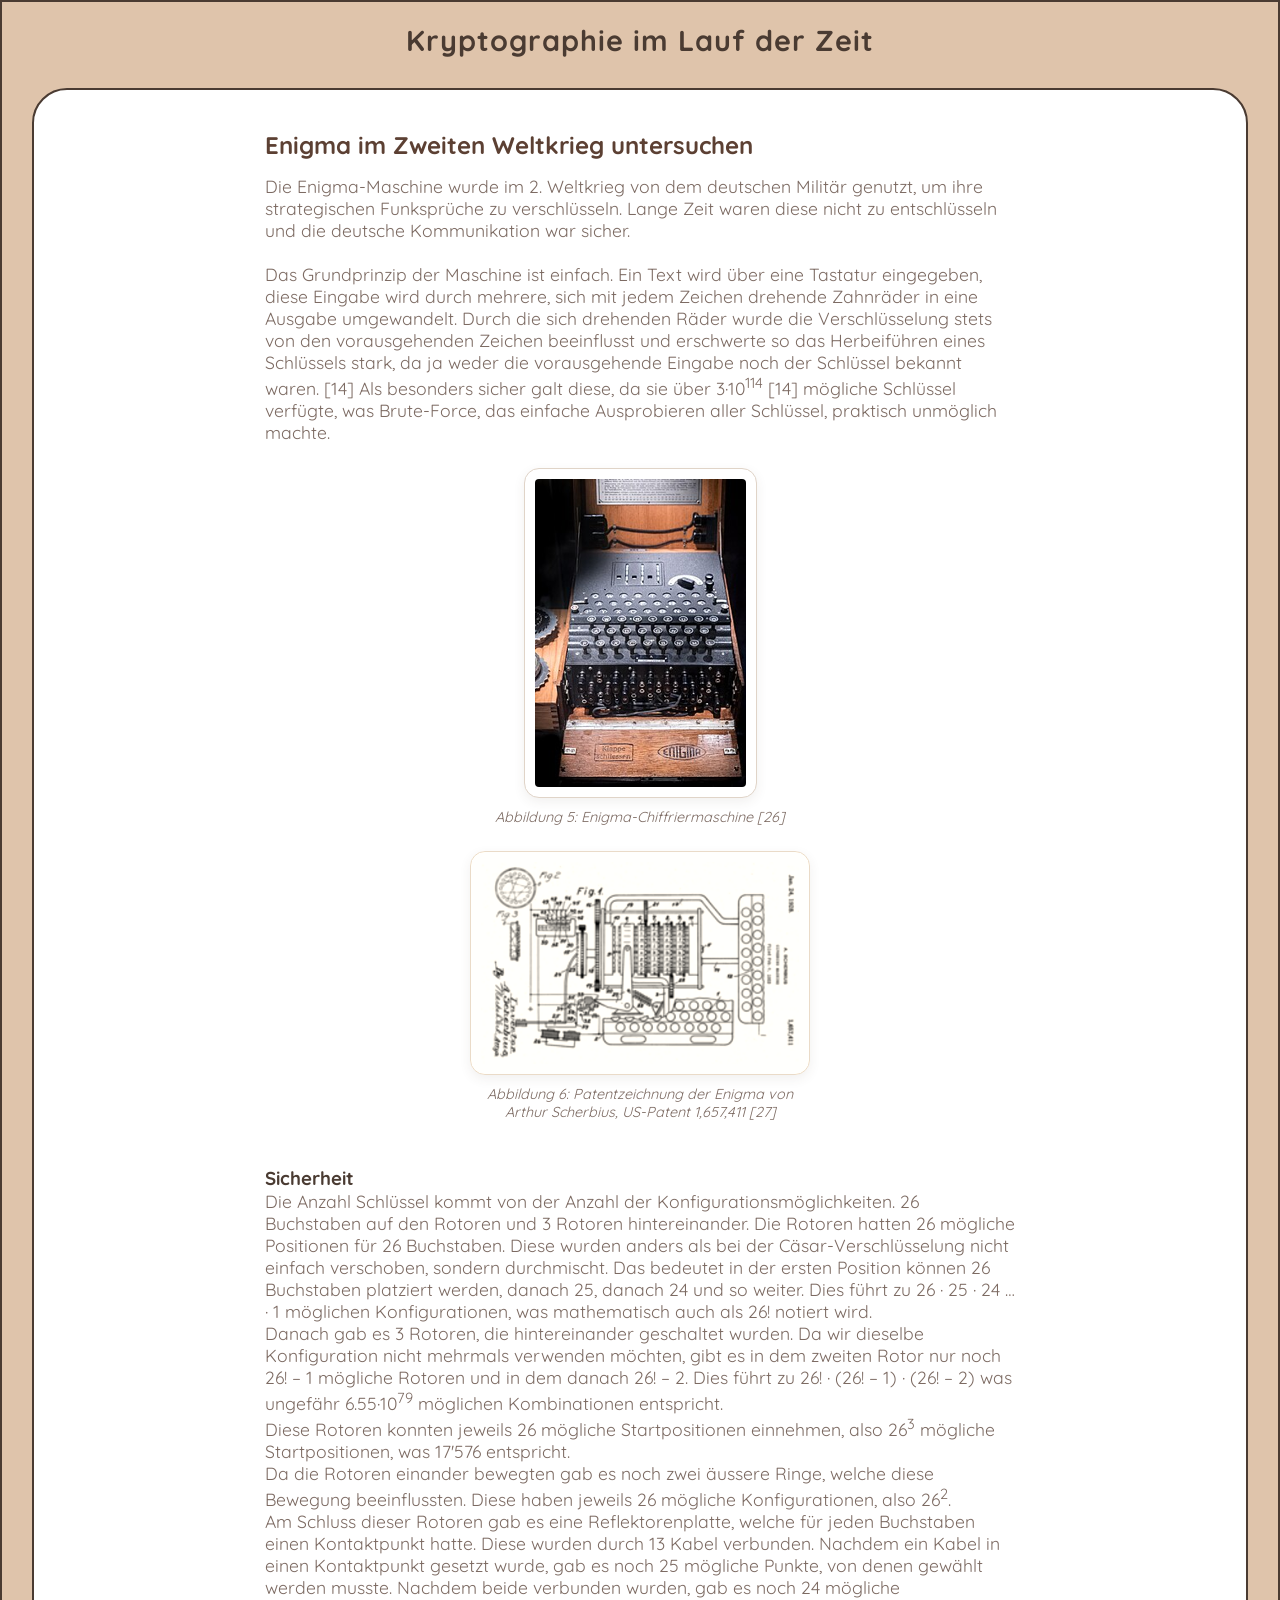
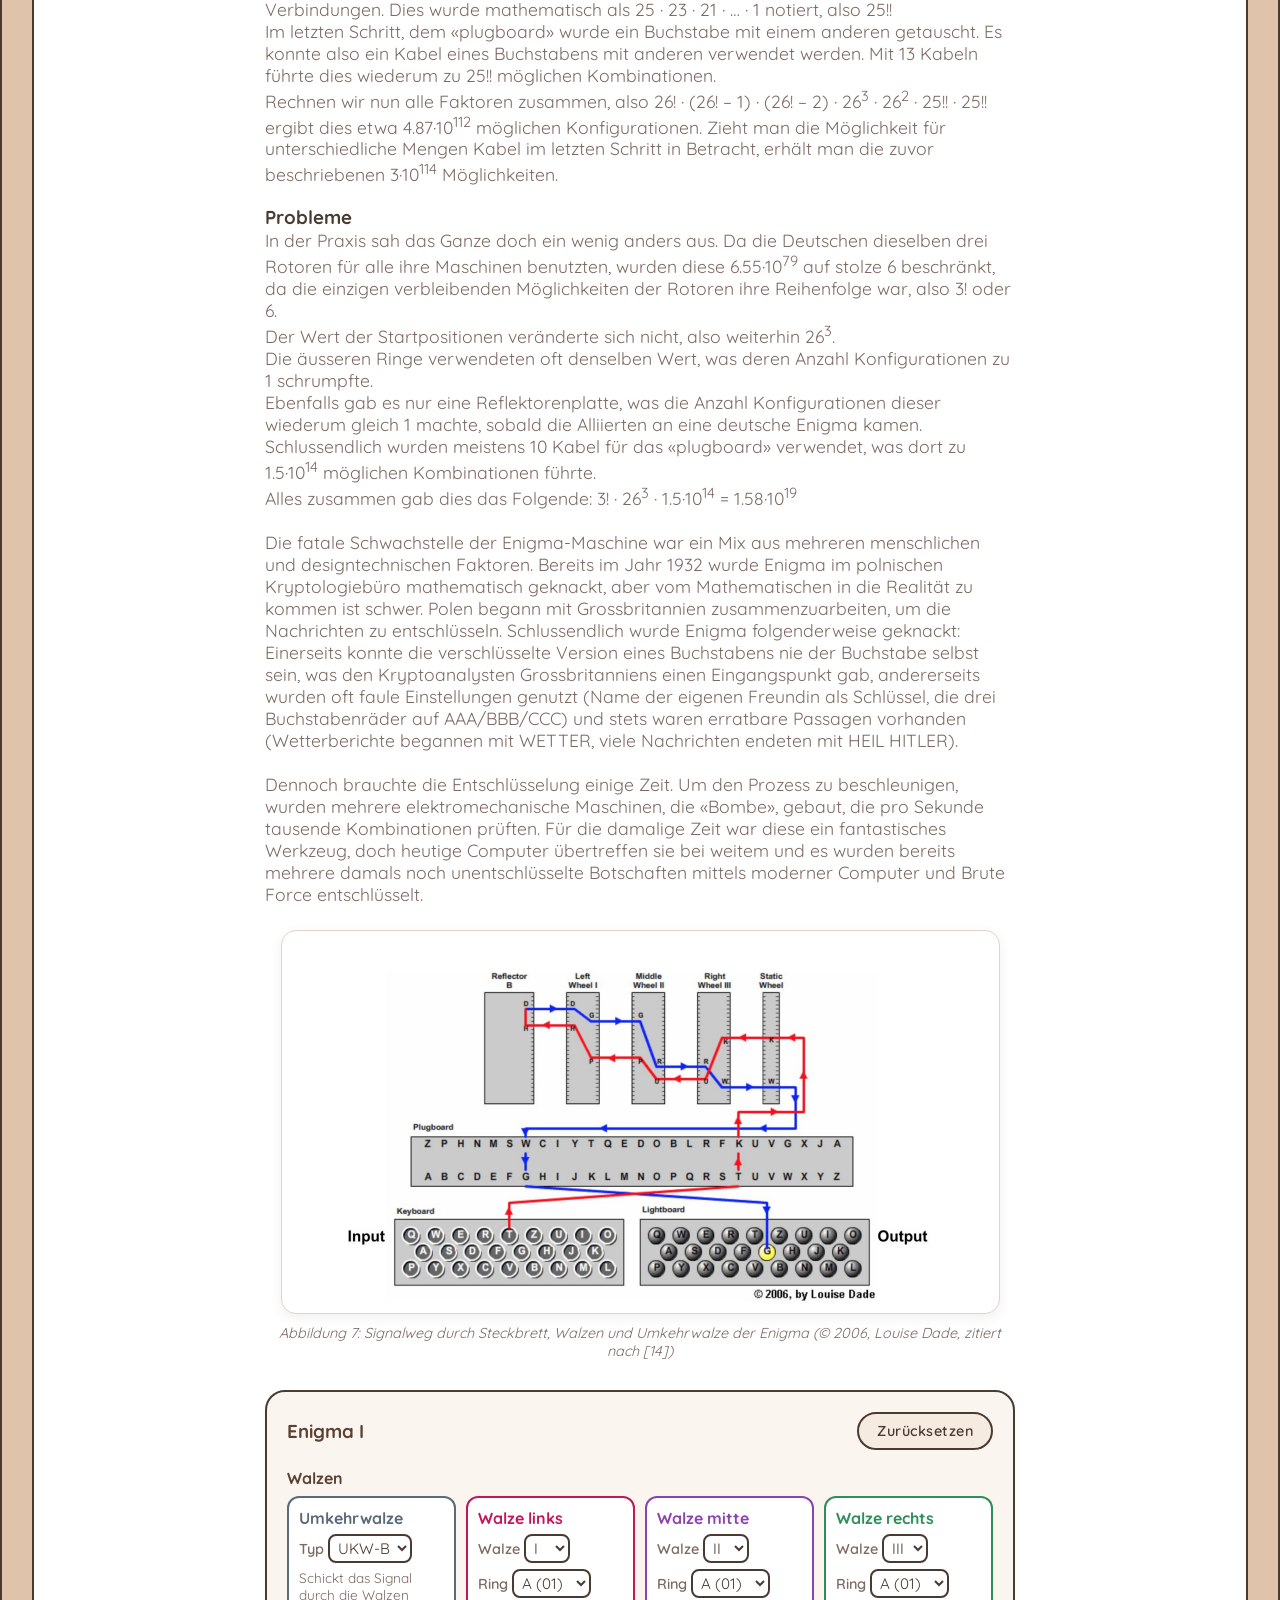
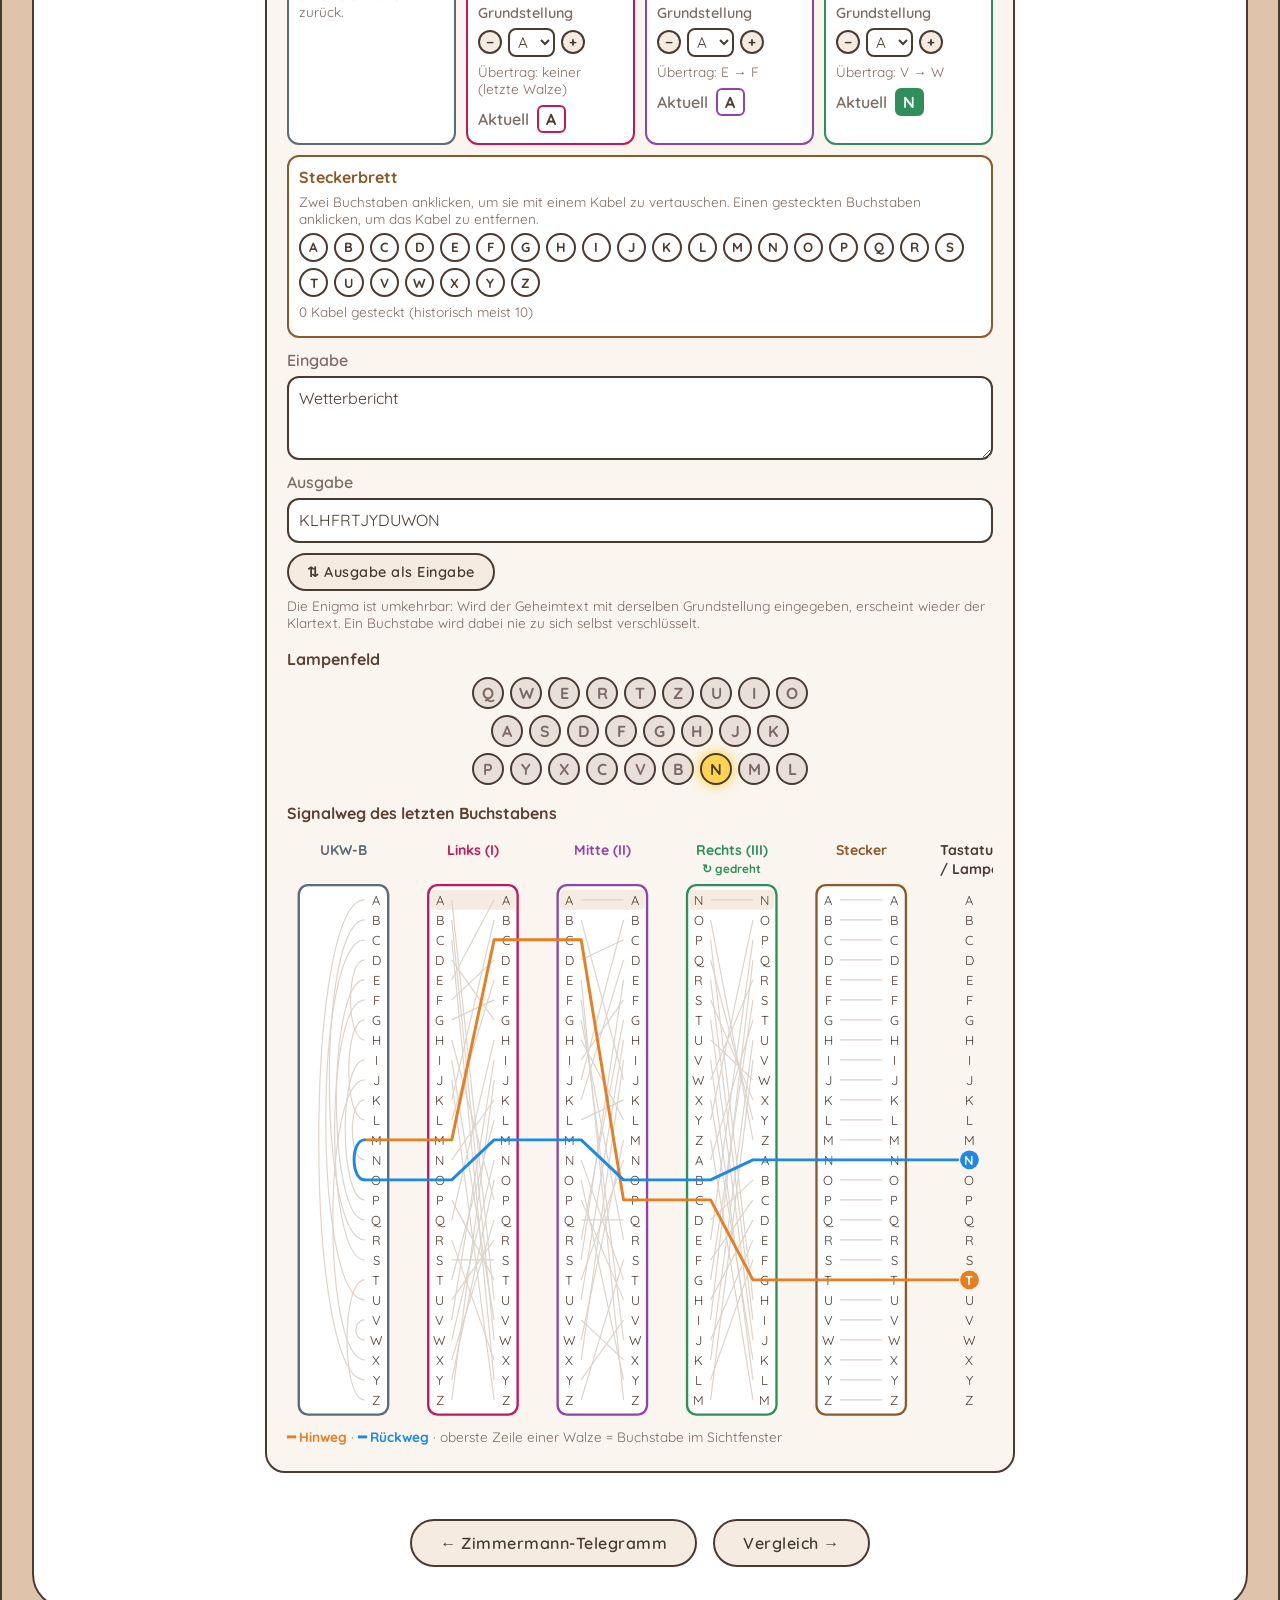
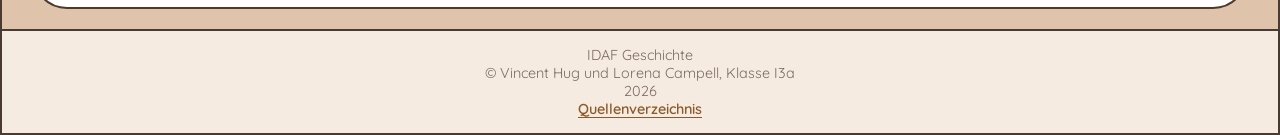
<file: enigma.html>
<!DOCTYPE html>
<html lang="de">
<head>
    <meta charset="UTF-8">
    <meta name="viewport" content="width=device-width, initial-scale=1.0">
    <title>Codierungsverfahren</title>
    <link rel="stylesheet" href="style.css">
    <!-- Google Fonts -> das mit gemini gfunde -->
    <link href="https://fonts.googleapis.com/css2?family=Quicksand:wght@400;600;700&display=swap" rel="stylesheet">
</head>
<body>

    <div class="container">
        
        <header class="header">
            <h1 class="title">Kryptographie im Lauf der Zeit</h1>
        </header>
        
        <main class="textbox">
            <div class="textbox-inhalt">
                
                <h2>Enigma im Zweiten Weltkrieg untersuchen</h2>

                <div class="text-figure">
                <p class="content-inner">
                    Die Enigma-Maschine wurde im 2. Weltkrieg von dem deutschen Militär genutzt, um ihre strategischen Funksprüche zu verschlüsseln. Lange Zeit waren diese nicht zu entschlüsseln und die deutsche Kommunikation war sicher.
                    <br> <br>
                    Das Grundprinzip der Maschine ist einfach. Ein Text wird über eine Tastatur eingegeben, diese Eingabe wird durch mehrere, sich mit jedem Zeichen drehende Zahnräder in eine Ausgabe umgewandelt. Durch die sich drehenden Räder wurde die Verschlüsselung stets von den vorausgehenden Zeichen beeinflusst und erschwerte so das Herbeiführen eines Schlüssels stark, da ja weder die vorausgehende Eingabe noch der Schlüssel bekannt waren. [14] Als besonders sicher galt diese, da sie über 3·10<sup>114</sup> [14] mögliche Schlüssel verfügte, was Brute-Force, das einfache Ausprobieren aller Schlüssel, praktisch unmöglich machte.
                </p>
                <div class="figure-stack">
                    <figure class="figure">
                        <img src="img/enigma.png" alt="Foto einer Enigma-Maschine in einem Holzkasten: oben das Lampenfeld und die Sichtfenster der Walzen, darunter die Tastatur, unten das Steckbrett mit gesteckten Kabeln">
                        <figcaption>Abbildung 5: Enigma-Chiffriermaschine [26]</figcaption>
                    </figure>
                    <figure class="figure figure-historic">
                        <img src="img/enigma-patent.png" alt="Technische Patentzeichnung der Enigma: in der Mitte die Reihe der Walzen, darunter die Tastatur, rechts das Lampenfeld, oben links Detailskizzen einer einzelnen Walze">
                        <figcaption>Abbildung 6: Patentzeichnung der Enigma von Arthur Scherbius, US-Patent 1,657,411 [27]</figcaption>
                    </figure>
                </div>
                </div>
                <br>
                <h3>Sicherheit</h3>
                <p class="content-inner">
                    Die Anzahl Schlüssel kommt von der Anzahl der Konfigurationsmöglichkeiten. 26 Buchstaben auf den Rotoren und 3 Rotoren hintereinander. Die Rotoren hatten 26 mögliche Positionen für 26 Buchstaben. Diese wurden anders als bei der Cäsar-Verschlüsselung nicht einfach verschoben, sondern durchmischt. Das bedeutet in der ersten Position können 26 Buchstaben platziert werden, danach 25, danach 24 und so weiter. Dies führt zu 26 · 25 · 24 … · 1 möglichen Konfigurationen, was mathematisch auch als 26! notiert wird.
                    <br>
                    Danach gab es 3 Rotoren, die hintereinander geschaltet wurden. Da wir dieselbe Konfiguration nicht mehrmals verwenden möchten, gibt es in dem zweiten Rotor nur noch 26! – 1 mögliche Rotoren und in dem danach 26! – 2. Dies führt zu 26! · (26! – 1) · (26! – 2) was ungefähr 6.55·10<sup>79</sup> möglichen Kombinationen entspricht.
                    <br>
                    Diese Rotoren konnten jeweils 26 mögliche Startpositionen einnehmen, also 26<sup>3</sup> mögliche Startpositionen, was 17'576 entspricht.
                    <br>
                    Da die Rotoren einander bewegten gab es noch zwei äussere Ringe, welche diese Bewegung beeinflussten. Diese haben jeweils 26 mögliche Konfigurationen, also 26<sup>2</sup>.
                    <br>
                    Am Schluss dieser Rotoren gab es eine Reflektorenplatte, welche für jeden Buchstaben einen Kontaktpunkt hatte. Diese wurden durch 13 Kabel verbunden. Nachdem ein Kabel in einen Kontaktpunkt gesetzt wurde, gab es noch 25 mögliche Punkte, von denen gewählt werden musste. Nachdem beide verbunden wurden, gab es noch 24 mögliche Verbindungen. Dies wurde mathematisch als 25 · 23 · 21 · … · 1 notiert, also 25!!
                    <br>
                    Im letzten Schritt, dem «plugboard» wurde ein Buchstabe mit einem anderen getauscht. Es konnte also ein Kabel eines Buchstabens mit anderen verwendet werden. Mit 13 Kabeln führte dies wiederum zu 25!! möglichen Kombinationen.
                    <br>
                    Rechnen wir nun alle Faktoren zusammen, also 26! · (26! – 1) · (26! – 2) · 26<sup>3</sup> · 26<sup>2</sup> · 25!! · 25!! ergibt dies etwa 4.87·10<sup>112</sup> möglichen Konfigurationen. Zieht man die Möglichkeit für unterschiedliche Mengen Kabel im letzten Schritt in Betracht, erhält man die zuvor beschriebenen 3·10<sup>114</sup> Möglichkeiten.
                </p>
                <br>
                <h3>Probleme</h3>
                <p class="content-inner">
                    In der Praxis sah das Ganze doch ein wenig anders aus. Da die Deutschen dieselben drei Rotoren für alle ihre Maschinen benutzten, wurden diese 6.55·10<sup>79</sup> auf stolze 6 beschränkt, da die einzigen verbleibenden Möglichkeiten der Rotoren ihre Reihenfolge war, also 3! oder 6.
                    <br>
                    Der Wert der Startpositionen veränderte sich nicht, also weiterhin 26<sup>3</sup>.
                    <br>
                    Die äusseren Ringe verwendeten oft denselben Wert, was deren Anzahl Konfigurationen zu 1 schrumpfte.
                    <br>
                    Ebenfalls gab es nur eine Reflektorenplatte, was die Anzahl Konfigurationen dieser wiederum gleich 1 machte, sobald die Alliierten an eine deutsche Enigma kamen.
                    <br>
                    Schlussendlich wurden meistens 10 Kabel für das «plugboard» verwendet, was dort zu 1.5·10<sup>14</sup> möglichen Kombinationen führte.
                    <br>
                    Alles zusammen gab dies das Folgende: 3! · 26<sup>3</sup> · 1.5·10<sup>14</sup> = 1.58·10<sup>19</sup>
                    <br> <br>
                    Die fatale Schwachstelle der Enigma-Maschine war ein Mix aus mehreren menschlichen und designtechnischen Faktoren. Bereits im Jahr 1932 wurde Enigma im polnischen Kryptologiebüro mathematisch geknackt, aber vom Mathematischen in die Realität zu kommen ist schwer. Polen begann mit Grossbritannien zusammenzuarbeiten, um die Nachrichten zu entschlüsseln. Schlussendlich wurde Enigma folgenderweise geknackt: Einerseits konnte die verschlüsselte Version eines Buchstabens nie der Buchstabe selbst sein, was den Kryptoanalysten Grossbritanniens einen Eingangspunkt gab, andererseits wurden oft faule Einstellungen genutzt (Name der eigenen Freundin als Schlüssel, die drei Buchstabenräder auf AAA/BBB/CCC) und stets waren erratbare Passagen vorhanden (Wetterberichte begannen mit WETTER, viele Nachrichten endeten mit HEIL HITLER).
                    <br> <br>
                    Dennoch brauchte die Entschlüsselung einige Zeit. Um den Prozess zu beschleunigen, wurden mehrere elektromechanische Maschinen, die «Bombe», gebaut, die pro Sekunde tausende Kombinationen prüften. Für die damalige Zeit war diese ein fantastisches Werkzeug, doch heutige Computer übertreffen sie bei weitem und es wurden bereits mehrere damals noch unentschlüsselte Botschaften mittels moderner Computer und Brute Force entschlüsselt.
                </p>
                <figure class="figure">
                    <img src="img/enigma-inner-workings.png" alt="Schema des Signalwegs: Die Taste T wird gedrückt, das Steckbrett tauscht T mit K, das Signal läuft durch die Eintrittswalze und die drei Walzen zur Umkehrwalze, auf einem anderen Weg zurück und über das Steckbrett, das W mit G tauscht, zum Lampenfeld, wo G aufleuchtet" style="max-height: 400px;">
                    <figcaption>Abbildung 7: Signalweg durch Steckbrett, Walzen und Umkehrwalze der Enigma (© 2006, Louise Dade, zitiert nach [14])</figcaption>
                </figure>

                <!-- interaktive Enigma, Logik in enigma.js -->
                <section class="cipher-tool enigma-tool">
                    <div class="cipher-tool-header">
                        <h3>Enigma I</h3>
                        <button type="button" class="btn cipher-mode-btn" id="enigma-reset">Zurücksetzen</button>
                    </div>

                    <h4>Walzen</h4>
                    <div class="enigma-rotors">
                        <div class="enigma-part part-ukw">
                            <h4>Umkehrwalze</h4>
                            <label>Typ <select id="enigma-reflector"></select></label>
                            <p class="enigma-hint">Schickt das Signal durch die Walzen zurück.</p>
                        </div>

                        <div class="enigma-part part-l enigma-rotor" data-index="0">
                            <h4>Walze links</h4>
                            <label>Walze <select class="rotor-select"></select></label>
                            <label>Ring <select class="ring-select"></select></label>
                            <span class="enigma-field-label">Grundstellung</span>
                            <div class="enigma-position">
                                <button type="button" class="enigma-small-btn position-down" aria-label="Zurückdrehen">&minus;</button>
                                <select class="position-select" aria-label="Grundstellung links"></select>
                                <button type="button" class="enigma-small-btn position-up" aria-label="Weiterdrehen">+</button>
                            </div>
                            <p class="enigma-hint">Übertrag: <span class="notch-text"></span></p>
                            <p class="enigma-current">Aktuell <span class="current-letter">A</span></p>
                        </div>

                        <div class="enigma-part part-m enigma-rotor" data-index="1">
                            <h4>Walze mitte</h4>
                            <label>Walze <select class="rotor-select"></select></label>
                            <label>Ring <select class="ring-select"></select></label>
                            <span class="enigma-field-label">Grundstellung</span>
                            <div class="enigma-position">
                                <button type="button" class="enigma-small-btn position-down" aria-label="Zurückdrehen">&minus;</button>
                                <select class="position-select" aria-label="Grundstellung mitte"></select>
                                <button type="button" class="enigma-small-btn position-up" aria-label="Weiterdrehen">+</button>
                            </div>
                            <p class="enigma-hint">Übertrag: <span class="notch-text"></span></p>
                            <p class="enigma-current">Aktuell <span class="current-letter">A</span></p>
                        </div>

                        <div class="enigma-part part-r enigma-rotor" data-index="2">
                            <h4>Walze rechts</h4>
                            <label>Walze <select class="rotor-select"></select></label>
                            <label>Ring <select class="ring-select"></select></label>
                            <span class="enigma-field-label">Grundstellung</span>
                            <div class="enigma-position">
                                <button type="button" class="enigma-small-btn position-down" aria-label="Zurückdrehen">&minus;</button>
                                <select class="position-select" aria-label="Grundstellung rechts"></select>
                                <button type="button" class="enigma-small-btn position-up" aria-label="Weiterdrehen">+</button>
                            </div>
                            <p class="enigma-hint">Übertrag: <span class="notch-text"></span></p>
                            <p class="enigma-current">Aktuell <span class="current-letter">A</span></p>
                        </div>
                    </div>

                    <div class="enigma-part part-plug">
                        <h4>Steckerbrett</h4>
                        <p class="enigma-hint">Zwei Buchstaben anklicken, um sie mit einem Kabel zu vertauschen. Einen gesteckten Buchstaben anklicken, um das Kabel zu entfernen.</p>
                        <div class="enigma-plugboard" id="enigma-plugboard"></div>
                        <p class="enigma-hint" id="enigma-plug-count"></p>
                    </div>

                    <label for="enigma-input">Eingabe</label>
                    <textarea id="enigma-input" rows="3" placeholder="Text eingeben...">Wetterbericht</textarea>

                    <label for="enigma-output">Ausgabe</label>
                    <output id="enigma-output" for="enigma-input"></output>
                    <button type="button" class="btn cipher-mode-btn enigma-swap" id="enigma-swap">&#8645; Ausgabe als Eingabe</button>
                    <p class="enigma-hint">
                        Die Enigma ist umkehrbar: Wird der Geheimtext mit derselben Grundstellung eingegeben, erscheint wieder der Klartext.
                        Ein Buchstabe wird dabei nie zu sich selbst verschlüsselt.
                    </p>

                    <h4>Lampenfeld</h4>
                    <div class="enigma-lamps" id="enigma-lamps"></div>

                    <h4>Signalweg des letzten Buchstabens</h4>
                    <div class="enigma-diagram-wrap">
                        <svg id="enigma-diagram" class="enigma-diagram" viewBox="0 0 600 502" role="img" aria-label="Signalweg durch Steckerbrett, Walzen und Umkehrwalze"></svg>
                    </div>
                    <p class="enigma-hint">
                        <span class="legend-forward">&#9473; Hinweg</span> &middot;
                        <span class="legend-back">&#9473; Rückweg</span> &middot;
                        oberste Zeile einer Walze = Buchstabe im Sichtfenster
                    </p>
                </section>

                <br>
                <div class="btn-group">
                    <a href="zimmermann.html" class="btn">
                        &larr; Zimmermann-Telegramm
                    </a>
                    <a href="comparison.html" class="btn">
                        Vergleich &rarr;
                    </a>
                </div>
            </div>
        </main>

        <footer class="site-footer">
            <p>
                IDAF Geschichte  <br>
                &copy; Vincent Hug und Lorena Campell, Klasse I3a <br>
                2026 <br> 

                <a href="quellen.html" class="footer-link">
                       Quellenverzeichnis
                </a> 
            </p>
        </footer>

    </div>

    <script src="enigma.js"></script>
    <script src="lightbox.js"></script>
</body>
</html>
</file>
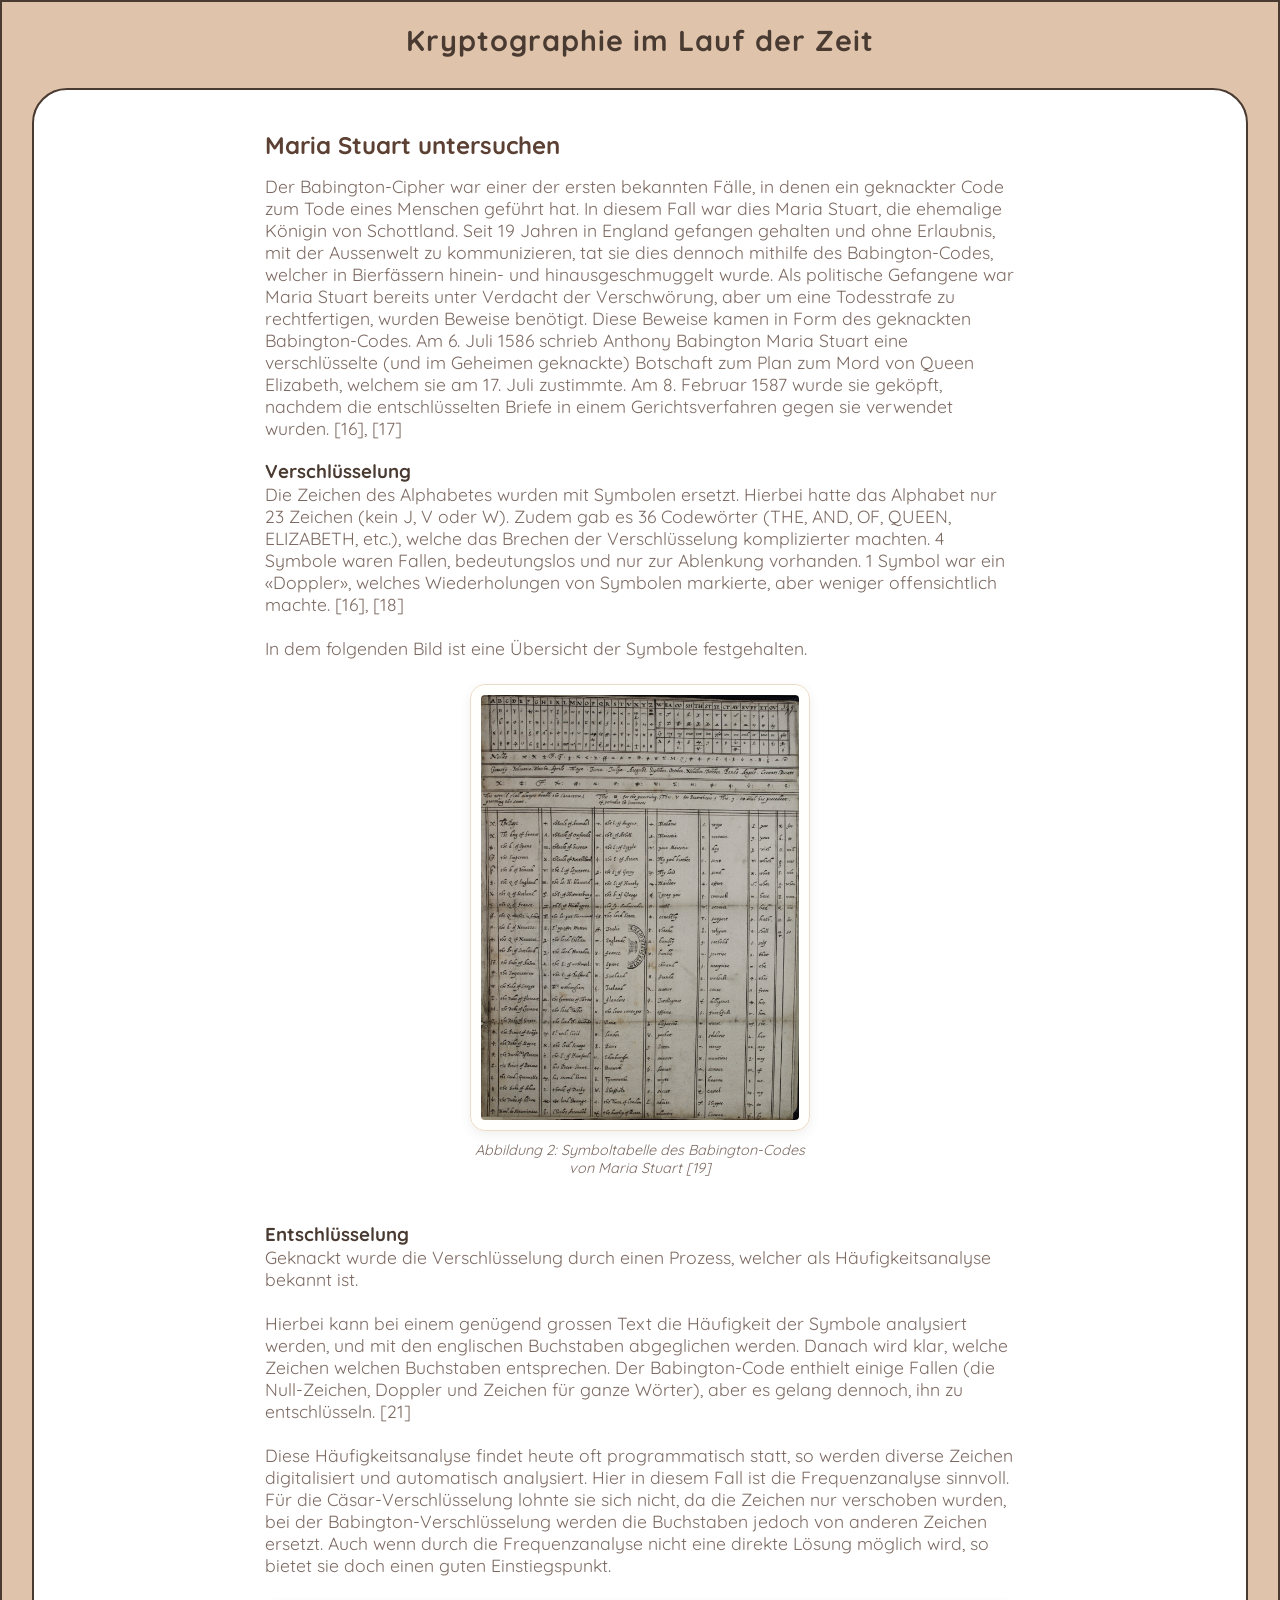
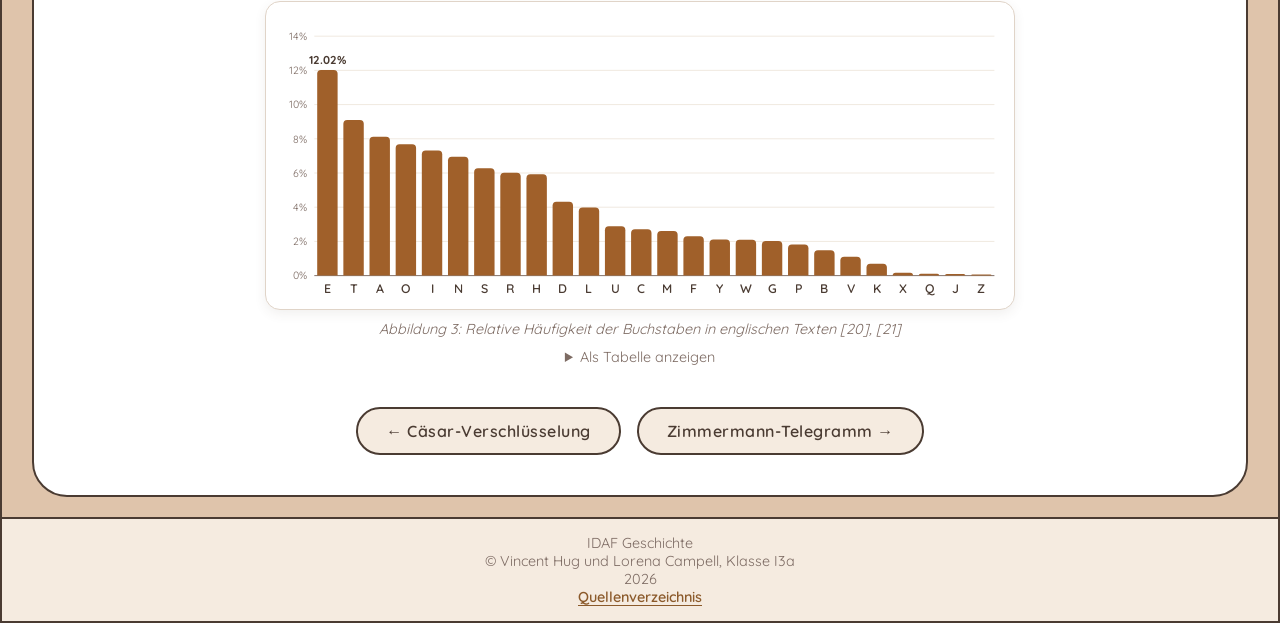
<file: maria-stuart.html>
<!DOCTYPE html>
<html lang="de">
<head>
    <meta charset="UTF-8">
    <meta name="viewport" content="width=device-width, initial-scale=1.0">
    <title>Codierungsverfahren</title>
    <link rel="stylesheet" href="style.css">
    <!-- Google Fonts -> das mit gemini gfunde -->
    <link href="https://fonts.googleapis.com/css2?family=Quicksand:wght@400;600;700&display=swap" rel="stylesheet">
</head>
<body>

    <div class="container">
        
        <header class="header">
            <h1 class="title">Kryptographie im Lauf der Zeit</h1>
        </header>
        
        <main class="textbox">
            <div class="textbox-inhalt">
                <h2>Maria Stuart untersuchen</h2>

                <p class="content-inner">
                    Der Babington-Cipher war einer der ersten bekannten Fälle, in denen ein geknackter Code zum Tode eines Menschen geführt hat. In diesem Fall war dies Maria Stuart, die ehemalige Königin von Schottland. Seit 19 Jahren in England gefangen gehalten und ohne Erlaubnis, mit der Aussenwelt zu kommunizieren, tat sie dies dennoch mithilfe des Babington-Codes, welcher in Bierfässern hinein- und hinausgeschmuggelt wurde. Als politische Gefangene war Maria Stuart bereits unter Verdacht der Verschwörung, aber um eine Todesstrafe zu rechtfertigen, wurden Beweise benötigt. Diese Beweise kamen in Form des geknackten Babington-Codes. Am 6. Juli 1586 schrieb Anthony Babington Maria Stuart eine verschlüsselte (und im Geheimen geknackte) Botschaft zum Plan zum Mord von Queen Elizabeth, welchem sie am 17. Juli zustimmte. Am 8. Februar 1587 wurde sie geköpft, nachdem die entschlüsselten Briefe in einem Gerichtsverfahren gegen sie verwendet wurden. [16], [17]
                </p>

                <br>

                <h3>Verschlüsselung</h3>
                <div class="text-figure">
                <p class="content-inner">
                    Die Zeichen des Alphabetes wurden mit Symbolen ersetzt. Hierbei hatte das Alphabet nur 23 Zeichen (kein J, V oder W). Zudem gab es 36 Codewörter (THE, AND, OF, QUEEN, ELIZABETH, etc.), welche das Brechen der Verschlüsselung komplizierter machten. 4 Symbole waren Fallen, bedeutungslos und nur zur Ablenkung vorhanden. 1 Symbol war ein «Doppler», welches Wiederholungen von Symbolen markierte, aber weniger offensichtlich machte. [16], [18]
                    <br> <br>
                    In dem folgenden Bild ist eine Übersicht der Symbole festgehalten.
                </p>
                <figure class="figure figure-historic">
                    <img src="img/babington.png" alt="Handschriftliche Tabelle aus dem 16. Jahrhundert: oben die Buchstaben des Alphabets mit dem jeweiligen Geheimzeichen darunter, darunter mehrere Spalten mit Wörtern wie Namen und häufigen Begriffen und ihren eigenen Symbolen" style="max-height: 500px;">
                    <figcaption>Abbildung 2: Symboltabelle des Babington-Codes von Maria Stuart [19]</figcaption>
                </figure>
                </div>
                <br>
                <h3>Entschlüsselung</h3>
                <p class="content-inner">
                    Geknackt wurde die Verschlüsselung durch einen Prozess, welcher als Häufigkeitsanalyse bekannt ist.
                    <br> <br>
                    Hierbei kann bei einem genügend grossen Text die Häufigkeit der Symbole analysiert werden, und mit den englischen Buchstaben abgeglichen werden. Danach wird klar, welche Zeichen welchen Buchstaben entsprechen. Der Babington-Code enthielt einige Fallen (die Null-Zeichen, Doppler und Zeichen für ganze Wörter), aber es gelang dennoch, ihn zu entschlüsseln. [21]
                    <br> <br>
                    Diese Häufigkeitsanalyse findet heute oft programmatisch statt, so werden diverse Zeichen digitalisiert und automatisch analysiert. Hier in diesem Fall ist die Frequenzanalyse sinnvoll. Für die Cäsar-Verschlüsselung lohnte sie sich nicht, da die Zeichen nur verschoben wurden, bei der Babington-Verschlüsselung werden die Buchstaben jedoch von anderen Zeichen ersetzt. Auch wenn durch die Frequenzanalyse nicht eine direkte Lösung möglich wird, so bietet sie doch einen guten Einstiegspunkt.
                </p>
                <figure class="figure chart-figure">
                    <div class="chart-wrap">
                        <svg id="frequency-chart" class="frequency-chart" viewBox="0 0 760 300" role="img" aria-label="Balkendiagramm: Buchstabenhäufigkeit im Englischen, E ist mit 12.02% am häufigsten"></svg>
                        <div id="frequency-tooltip" class="chart-tooltip" hidden></div>
                    </div>
                    <figcaption>Abbildung 3: Relative Häufigkeit der Buchstaben in englischen Texten [20], [21]</figcaption>
                    <details class="chart-table">
                        <summary>Als Tabelle anzeigen</summary>
                        <div class="table-scroll">
                            <table id="frequency-table">
                                <thead><tr><td>Buchstabe</td><td>Häufigkeit</td></tr></thead>
                                <tbody></tbody>
                            </table>
                        </div>
                    </details>
                </figure>
                <div class="btn-group">
                    <a href="caesar.html" class="btn">
                        &larr; Cäsar-Verschlüsselung
                    </a>
                    <a href="zimmermann.html" class="btn">
                        Zimmermann-Telegramm &rarr;
                    </a>
                </div>
            </div>
        </main>

        <footer class="site-footer">
            <p>
                IDAF Geschichte  <br>
                &copy; Vincent Hug und Lorena Campell, Klasse I3a <br>
                2026 <br>

                <a href="quellen.html" class="footer-link">
                       Quellenverzeichnis
                </a> 
            </p>
        </footer>

    </div>

    <script src="frequency-chart.js"></script>
    <script src="lightbox.js"></script>
</body>
</html>
</file>
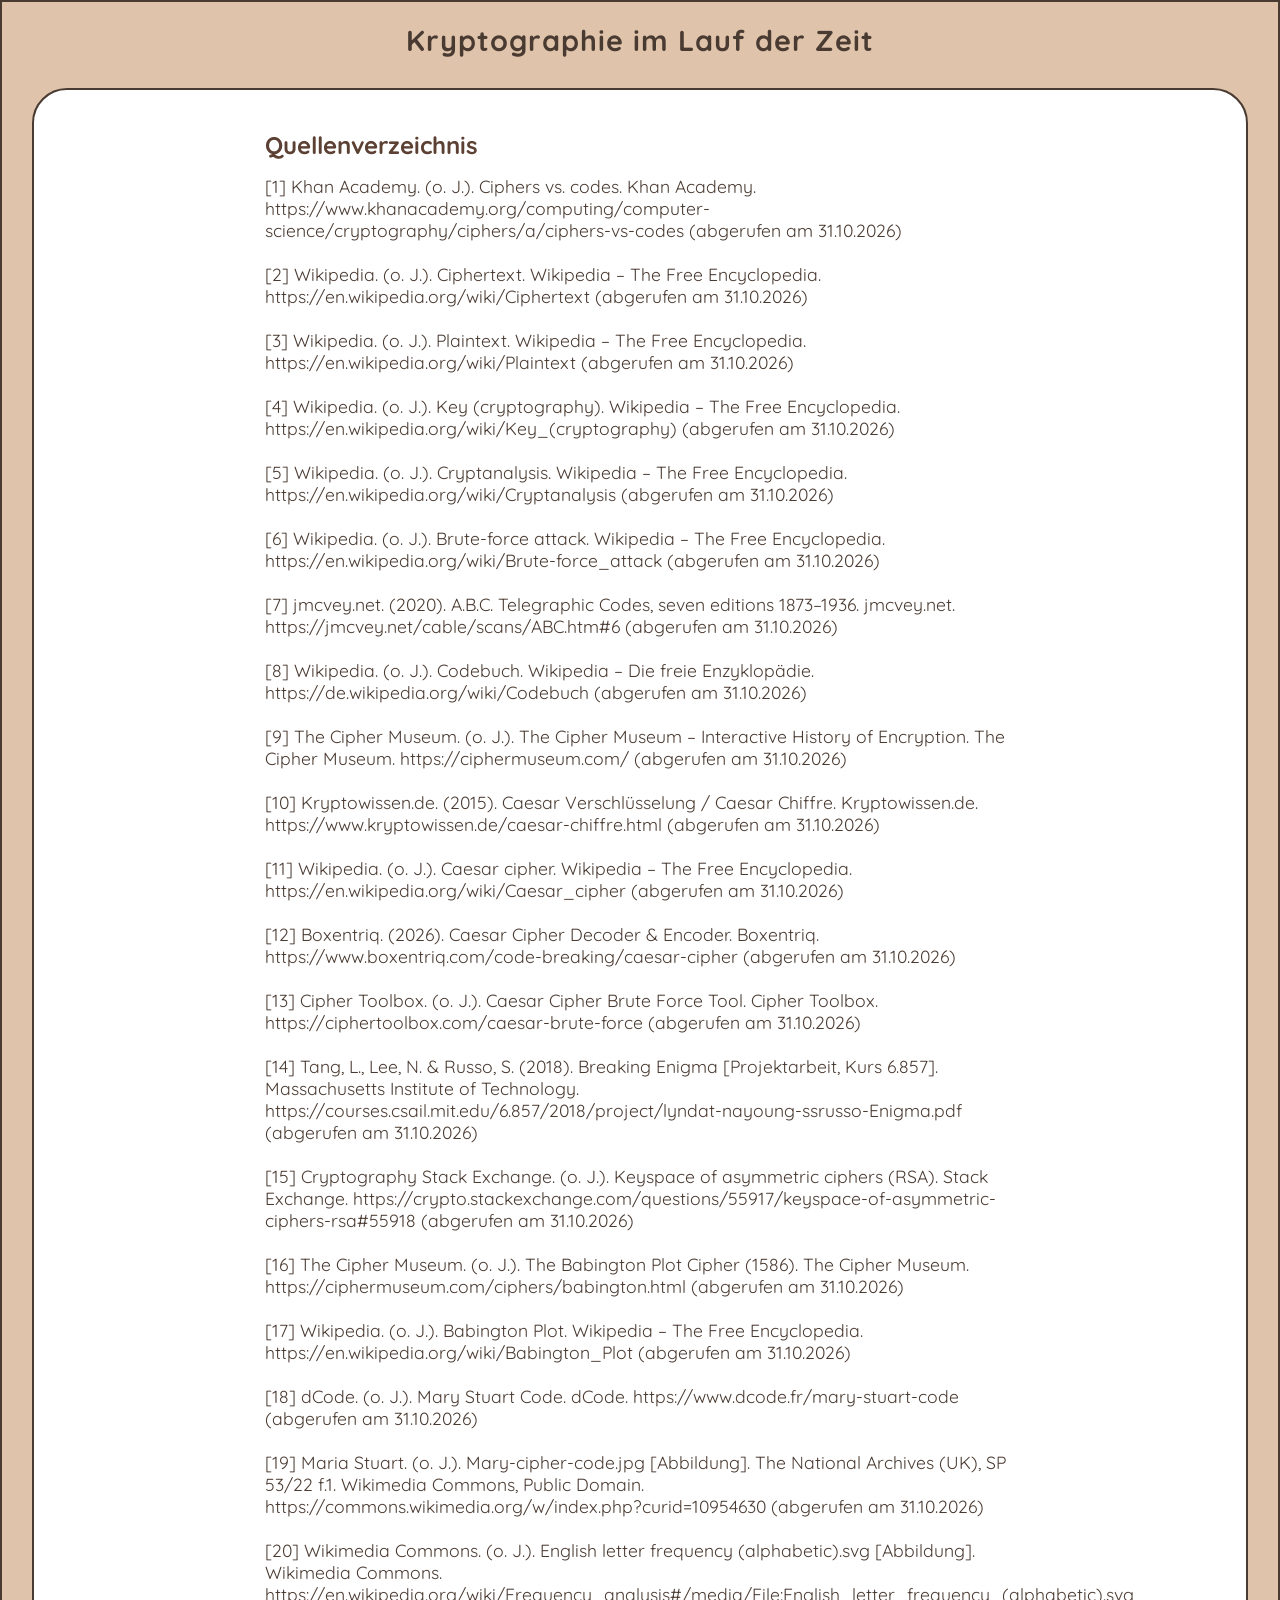
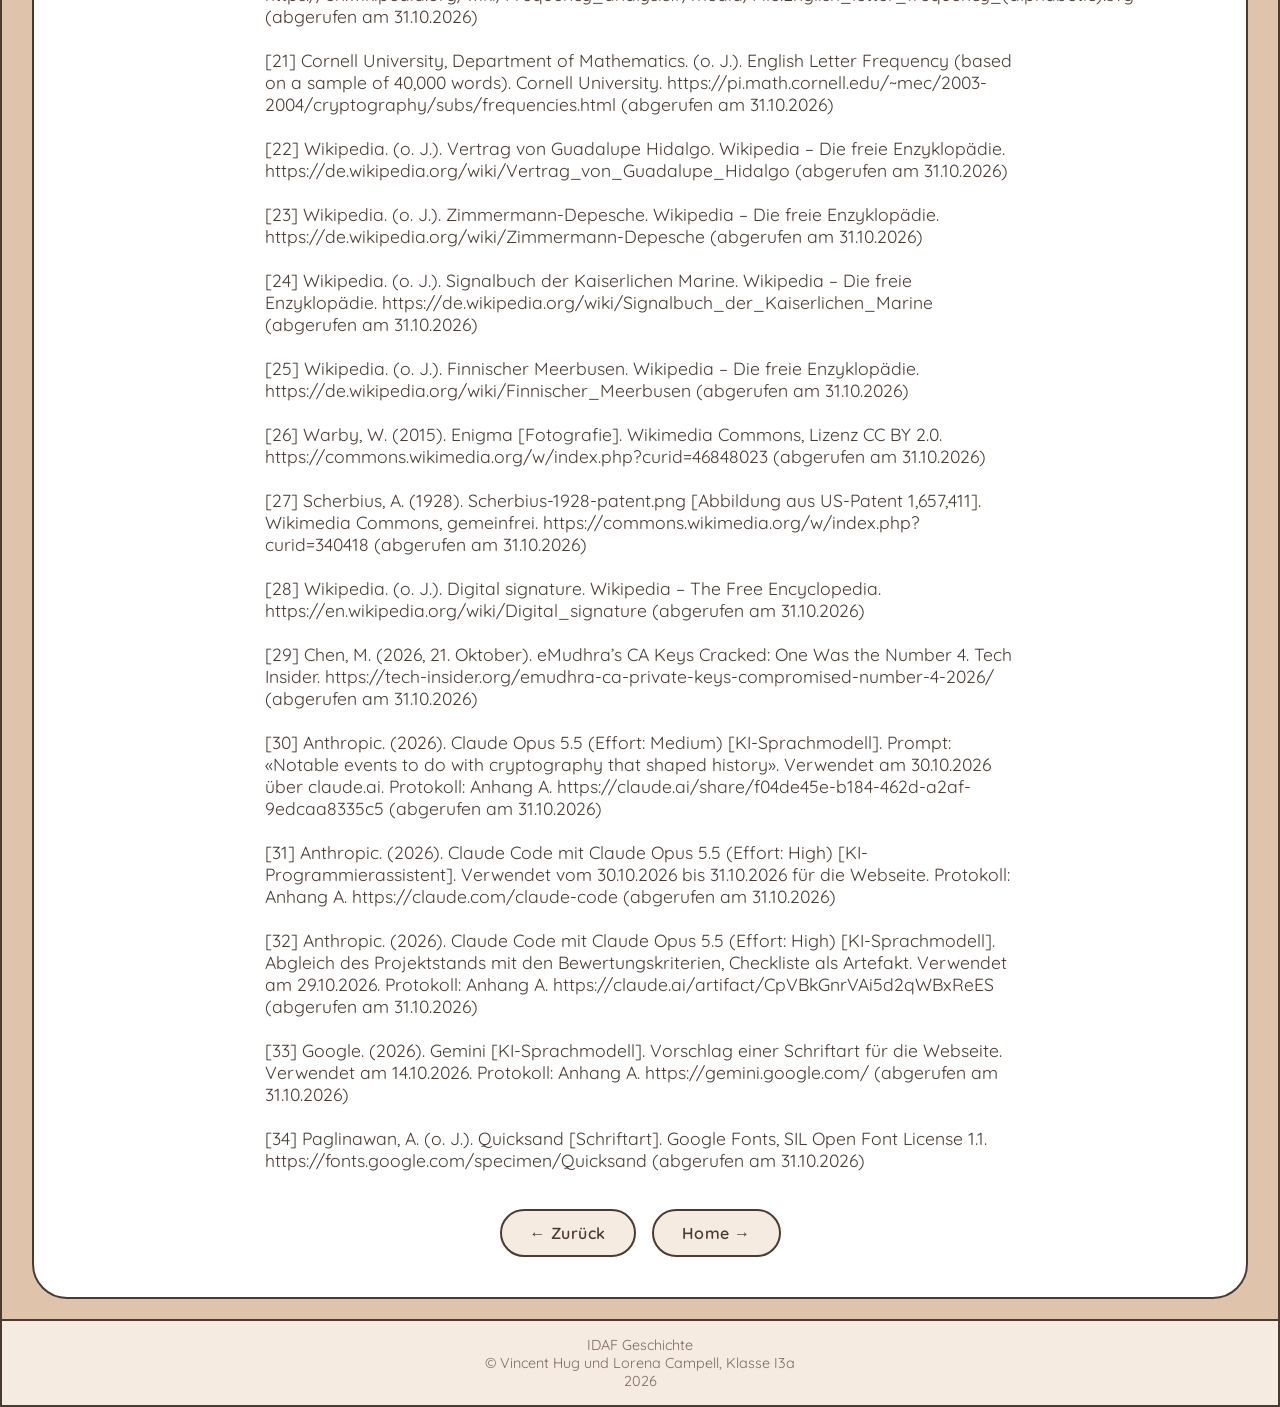
<file: quellen.html>
<!DOCTYPE html>
<html lang="de">
<head>
    <meta charset="UTF-8">
    <meta name="viewport" content="width=device-width, initial-scale=1.0">
    <title>Codierungsverfahren</title>
    <link rel="stylesheet" href="style.css">
    <!-- Google Fonts -> das mit gemini gfunde -->
    <link href="https://fonts.googleapis.com/css2?family=Quicksand:wght@400;600;700&display=swap" rel="stylesheet">
</head>
<body>

    <div class="container">
        
        <header class="header">
            <h1 class="title">Kryptographie im Lauf der Zeit</h1>
        </header>
        
        <main class="textbox">
            <div class="textbox-inhalt">
                <h2>Quellenverzeichnis</h2>

                <p class="content-inner">

                    <a href="https://www.khanacademy.org/computing/computer-science/cryptography/ciphers/a/ciphers-vs-codes">
                        [1] Khan Academy. (o. J.). Ciphers vs. codes. Khan Academy. https://www.khanacademy.org/computing/computer-science/cryptography/ciphers/a/ciphers-vs-codes (abgerufen am 31.10.2026)
                    </a> <br> <br>

                    <a href="https://en.wikipedia.org/wiki/Ciphertext">
                        [2] Wikipedia. (o. J.). Ciphertext. Wikipedia – The Free Encyclopedia. https://en.wikipedia.org/wiki/Ciphertext (abgerufen am 31.10.2026)
                    </a> <br><br>

                    <a href="https://en.wikipedia.org/wiki/Plaintext">
                        [3] Wikipedia. (o. J.). Plaintext. Wikipedia – The Free Encyclopedia. https://en.wikipedia.org/wiki/Plaintext (abgerufen am 31.10.2026)
                    </a> <br><br>

                    <a href="https://en.wikipedia.org/wiki/Key_(cryptography)">
                        [4] Wikipedia. (o. J.). Key (cryptography). Wikipedia – The Free Encyclopedia. https://en.wikipedia.org/wiki/Key_(cryptography) (abgerufen am 31.10.2026)
                    </a> <br><br>

                    <a href="https://en.wikipedia.org/wiki/Cryptanalysis">
                        [5] Wikipedia. (o. J.). Cryptanalysis. Wikipedia – The Free Encyclopedia. https://en.wikipedia.org/wiki/Cryptanalysis (abgerufen am 31.10.2026)
                    </a> <br><br>

                    <a href="https://en.wikipedia.org/wiki/Brute-force_attack">
                        [6] Wikipedia. (o. J.). Brute-force attack. Wikipedia – The Free Encyclopedia. https://en.wikipedia.org/wiki/Brute-force_attack (abgerufen am 31.10.2026)
                    </a> <br><br>

                    <a href="https://jmcvey.net/cable/scans/ABC.htm#6">
                        [7] jmcvey.net. (2020). A.B.C. Telegraphic Codes, seven editions 1873–1936. jmcvey.net. https://jmcvey.net/cable/scans/ABC.htm#6 (abgerufen am 31.10.2026)
                    </a> <br><br>

                    <a href="https://de.wikipedia.org/wiki/Codebuch">
                        [8] Wikipedia. (o. J.). Codebuch. Wikipedia – Die freie Enzyklopädie. https://de.wikipedia.org/wiki/Codebuch (abgerufen am 31.10.2026)
                    </a> <br><br>   

                    <a href="https://ciphermuseum.com/">
                        [9] The Cipher Museum. (o. J.). The Cipher Museum – Interactive History of Encryption. The Cipher Museum. https://ciphermuseum.com/ (abgerufen am 31.10.2026)
                    </a> <br><br>

                    <a href="https://www.kryptowissen.de/caesar-chiffre.html">
                        [10] Kryptowissen.de. (2015). Caesar Verschlüsselung / Caesar Chiffre. Kryptowissen.de. https://www.kryptowissen.de/caesar-chiffre.html (abgerufen am 31.10.2026)
                    </a> <br><br>

                    <a href="https://en.wikipedia.org/wiki/Caesar_cipher">
                        [11] Wikipedia. (o. J.). Caesar cipher. Wikipedia – The Free Encyclopedia. https://en.wikipedia.org/wiki/Caesar_cipher (abgerufen am 31.10.2026)
                    </a> <br><br>   

                    <a href="https://www.boxentriq.com/code-breaking/caesar-cipher">
                        [12] Boxentriq. (2026). Caesar Cipher Decoder &amp; Encoder. Boxentriq. https://www.boxentriq.com/code-breaking/caesar-cipher (abgerufen am 31.10.2026)
                    </a> <br>   <br>    

                    <a href="https://ciphertoolbox.com/caesar-brute-force">
                        [13] Cipher Toolbox. (o. J.). Caesar Cipher Brute Force Tool. Cipher Toolbox. https://ciphertoolbox.com/caesar-brute-force (abgerufen am 31.10.2026)
                    </a> <br> <br>

                    <a href="https://courses.csail.mit.edu/6.857/2018/project/lyndat-nayoung-ssrusso-Enigma.pdf">
                        [14] Tang, L., Lee, N. &amp; Russo, S. (2018). Breaking Enigma [Projektarbeit, Kurs 6.857]. Massachusetts Institute of Technology. https://courses.csail.mit.edu/6.857/2018/project/lyndat-nayoung-ssrusso-Enigma.pdf (abgerufen am 31.10.2026)
                    </a> <br><br>

                    <a href="https://crypto.stackexchange.com/questions/55917/keyspace-of-asymmetric-ciphers-rsa#55918">
                        [15] Cryptography Stack Exchange. (o. J.). Keyspace of asymmetric ciphers (RSA). Stack Exchange. https://crypto.stackexchange.com/questions/55917/keyspace-of-asymmetric-ciphers-rsa#55918 (abgerufen am 31.10.2026)
                    </a> <br><br>

                    <a href="https://ciphermuseum.com/ciphers/babington.html">
                        [16] The Cipher Museum. (o. J.). The Babington Plot Cipher (1586). The Cipher Museum. https://ciphermuseum.com/ciphers/babington.html (abgerufen am 31.10.2026)
                    </a> <br><br>

                    <a href="https://en.wikipedia.org/wiki/Babington_Plot">
                        [17] Wikipedia. (o. J.). Babington Plot. Wikipedia – The Free Encyclopedia. https://en.wikipedia.org/wiki/Babington_Plot (abgerufen am 31.10.2026)
                    </a> <br><br>

                    <a href="https://www.dcode.fr/mary-stuart-code">
                        [18] dCode. (o. J.). Mary Stuart Code. dCode. https://www.dcode.fr/mary-stuart-code (abgerufen am 31.10.2026)
                    </a> <br><br>

                    <a href="https://commons.wikimedia.org/w/index.php?curid=10954630">
                        [19] Maria Stuart. (o. J.). Mary-cipher-code.jpg [Abbildung]. The National Archives (UK), SP 53/22 f.1. Wikimedia Commons, Public Domain. https://commons.wikimedia.org/w/index.php?curid=10954630 (abgerufen am 31.10.2026)
                    </a> <br><br>

                    <a href="https://en.wikipedia.org/wiki/Frequency_analysis#/media/File:English_letter_frequency_(alphabetic).svg">
                        [20] Wikimedia Commons. (o. J.). English letter frequency (alphabetic).svg [Abbildung]. Wikimedia Commons. https://en.wikipedia.org/wiki/Frequency_analysis#/media/File:English_letter_frequency_(alphabetic).svg (abgerufen am 31.10.2026)
                    </a> <br><br>

                    <a href="https://pi.math.cornell.edu/~mec/2003-2004/cryptography/subs/frequencies.html">
                        [21] Cornell University, Department of Mathematics. (o. J.). English Letter Frequency (based on a sample of 40,000 words). Cornell University. https://pi.math.cornell.edu/~mec/2003-2004/cryptography/subs/frequencies.html (abgerufen am 31.10.2026)
                    </a> <br><br>

                    <a href="https://de.wikipedia.org/wiki/Vertrag_von_Guadalupe_Hidalgo">
                        [22] Wikipedia. (o. J.). Vertrag von Guadalupe Hidalgo. Wikipedia – Die freie Enzyklopädie. https://de.wikipedia.org/wiki/Vertrag_von_Guadalupe_Hidalgo (abgerufen am 31.10.2026)
                    </a> <br><br>

                    <a href="https://de.wikipedia.org/wiki/Zimmermann-Depesche">
                        [23] Wikipedia. (o. J.). Zimmermann-Depesche. Wikipedia – Die freie Enzyklopädie. https://de.wikipedia.org/wiki/Zimmermann-Depesche (abgerufen am 31.10.2026)
                    </a> <br><br>

                    <a href="https://de.wikipedia.org/wiki/Signalbuch_der_Kaiserlichen_Marine">
                        [24] Wikipedia. (o. J.). Signalbuch der Kaiserlichen Marine. Wikipedia – Die freie Enzyklopädie. https://de.wikipedia.org/wiki/Signalbuch_der_Kaiserlichen_Marine (abgerufen am 31.10.2026)
                    </a> <br><br>

                    <a href="https://de.wikipedia.org/wiki/Finnischer_Meerbusen">
                        [25] Wikipedia. (o. J.). Finnischer Meerbusen. Wikipedia – Die freie Enzyklopädie. https://de.wikipedia.org/wiki/Finnischer_Meerbusen (abgerufen am 31.10.2026)
                    </a> <br><br>

                    <a href="https://commons.wikimedia.org/w/index.php?curid=46848023">
                        [26] Warby, W. (2015). Enigma [Fotografie]. Wikimedia Commons, Lizenz CC BY 2.0. https://commons.wikimedia.org/w/index.php?curid=46848023 (abgerufen am 31.10.2026)
                    </a> <br><br>

                    <a href="https://commons.wikimedia.org/w/index.php?curid=340418">
                        [27] Scherbius, A. (1928). Scherbius-1928-patent.png [Abbildung aus US-Patent 1,657,411]. Wikimedia Commons, gemeinfrei. https://commons.wikimedia.org/w/index.php?curid=340418 (abgerufen am 31.10.2026)
                    </a> <br><br>

                    <a href="https://en.wikipedia.org/wiki/Digital_signature">
                        [28] Wikipedia. (o. J.). Digital signature. Wikipedia – The Free Encyclopedia. https://en.wikipedia.org/wiki/Digital_signature (abgerufen am 31.10.2026)
                    </a> <br><br>

                    <a href="https://tech-insider.org/emudhra-ca-private-keys-compromised-number-4-2026/">
                        [29] Chen, M. (2026, 21. Oktober). eMudhra’s CA Keys Cracked: One Was the Number 4. Tech Insider. https://tech-insider.org/emudhra-ca-private-keys-compromised-number-4-2026/ (abgerufen am 31.10.2026)
                    </a> <br><br>

                    <a href="https://claude.ai/share/f04de45e-b184-462d-a2af-9edcaa8335c5">
                        [30] Anthropic. (2026). Claude Opus 5.5 (Effort: Medium) [KI-Sprachmodell]. Prompt: «Notable events to do with cryptography that shaped history». Verwendet am 30.10.2026 über claude.ai. Protokoll: Anhang A. https://claude.ai/share/f04de45e-b184-462d-a2af-9edcaa8335c5 (abgerufen am 31.10.2026)
                    </a> <br><br>

                    <a href="https://claude.com/claude-code">
                        [31] Anthropic. (2026). Claude Code mit Claude Opus 5.5 (Effort: High) [KI-Programmierassistent]. Verwendet vom 30.10.2026 bis 31.10.2026 für die Webseite. Protokoll: Anhang A. https://claude.com/claude-code (abgerufen am 31.10.2026)
                    </a> <br>   <br>

                    <a href="https://claude.ai/artifact/CpVBkGnrVAi5d2qWBxReES">
                        [32] Anthropic. (2026). Claude Code mit Claude Opus 5.5 (Effort: High) [KI-Sprachmodell]. Abgleich des Projektstands mit den Bewertungskriterien, Checkliste als Artefakt. Verwendet am 29.10.2026. Protokoll: Anhang A. https://claude.ai/artifact/CpVBkGnrVAi5d2qWBxReES (abgerufen am 31.10.2026)
                    </a> <br><br>

                    <a href="https://gemini.google.com/">
                        [33] Google. (2026). Gemini [KI-Sprachmodell]. Vorschlag einer Schriftart für die Webseite. Verwendet am 14.10.2026. Protokoll: Anhang A. https://gemini.google.com/ (abgerufen am 31.10.2026)
                    </a> <br><br>

                    <a href="https://fonts.google.com/specimen/Quicksand">
                        [34] Paglinawan, A. (o. J.). Quicksand [Schriftart]. Google Fonts, SIL Open Font License 1.1. https://fonts.google.com/specimen/Quicksand (abgerufen am 31.10.2026)
                    </a> <br><br>

                </p>

                <div class="btn-group">
                    <button type="button" onclick="history.back();" class="btn">
                        &larr; Zurück
                    </button>

                    <a href="index.html" class="btn">
                        Home &rarr;
                    </a>
                </div>

            </div>
        </main>

        <footer class="site-footer">
            <p>
                IDAF Geschichte  <br>
                &copy; Vincent Hug und Lorena Campell, Klasse I3a <br>
                2026
            </p>
        </footer>

    </div>

</body>
</html>
</file>
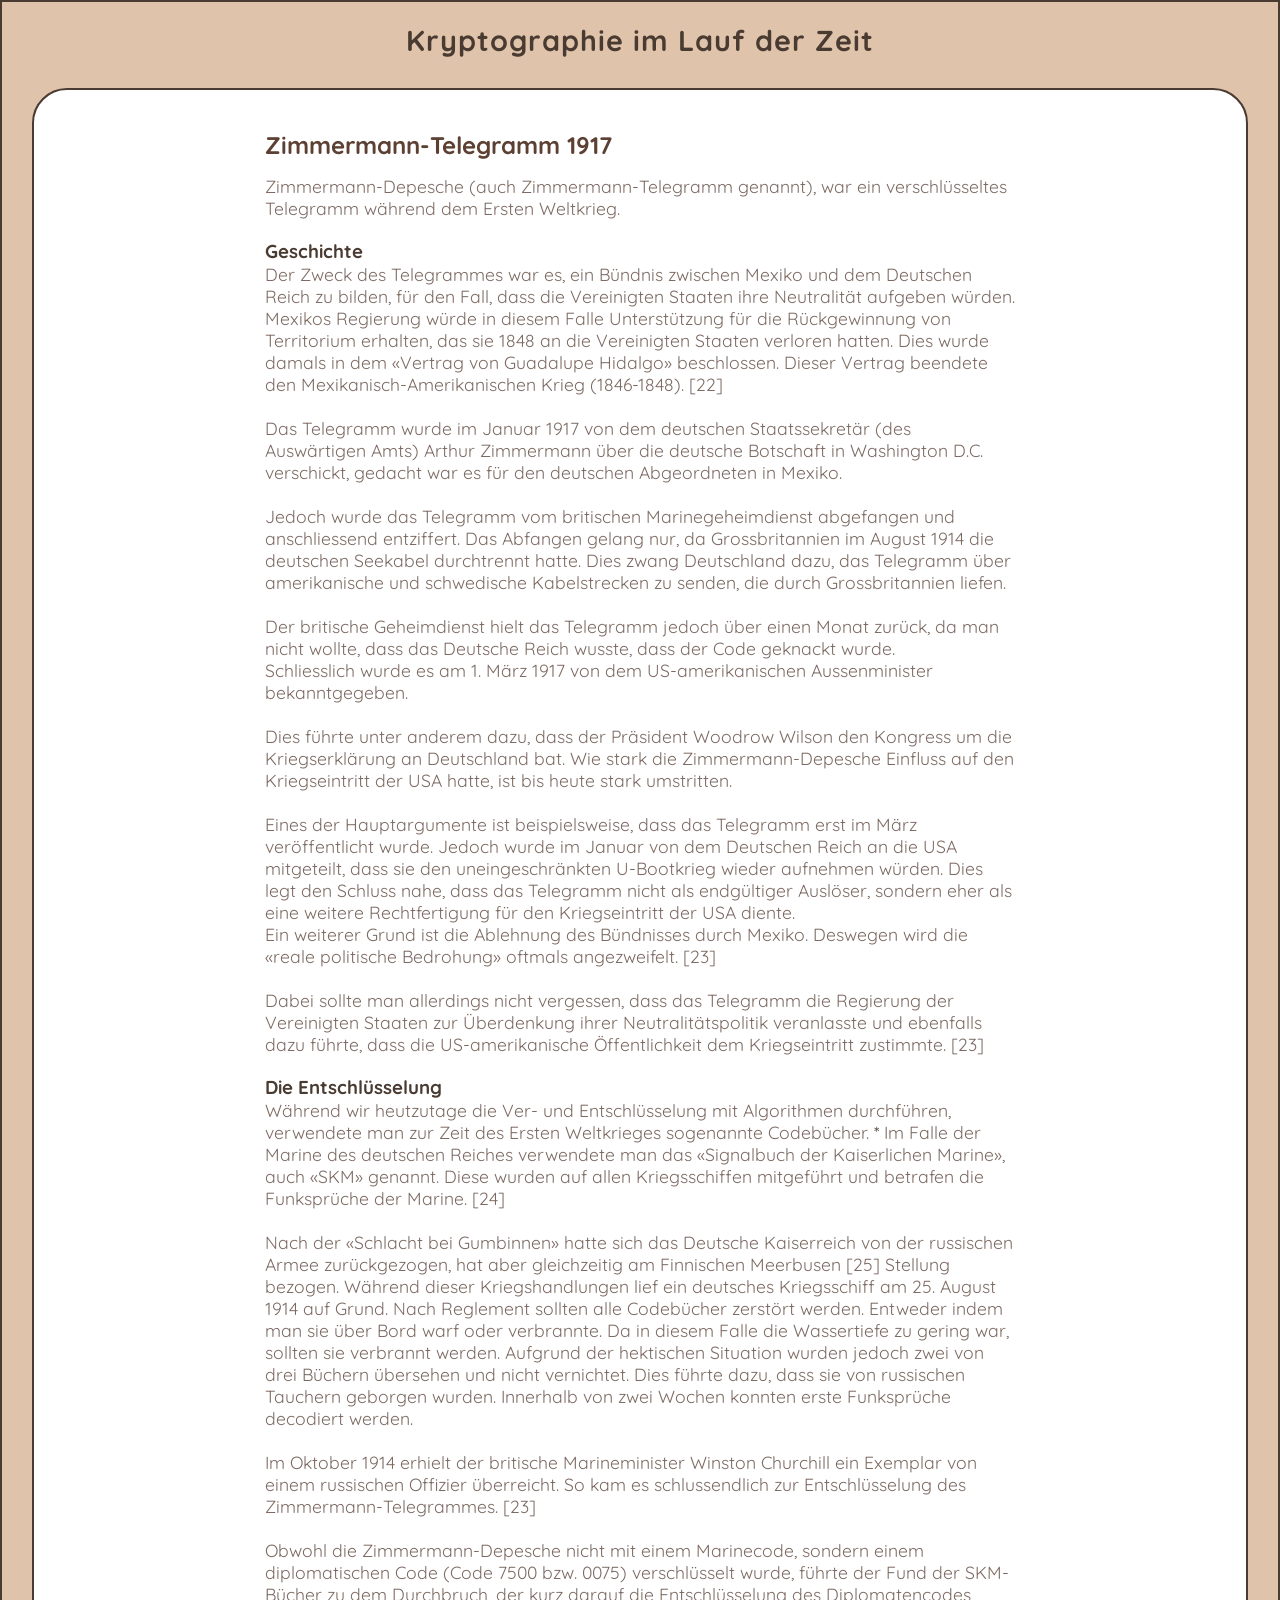
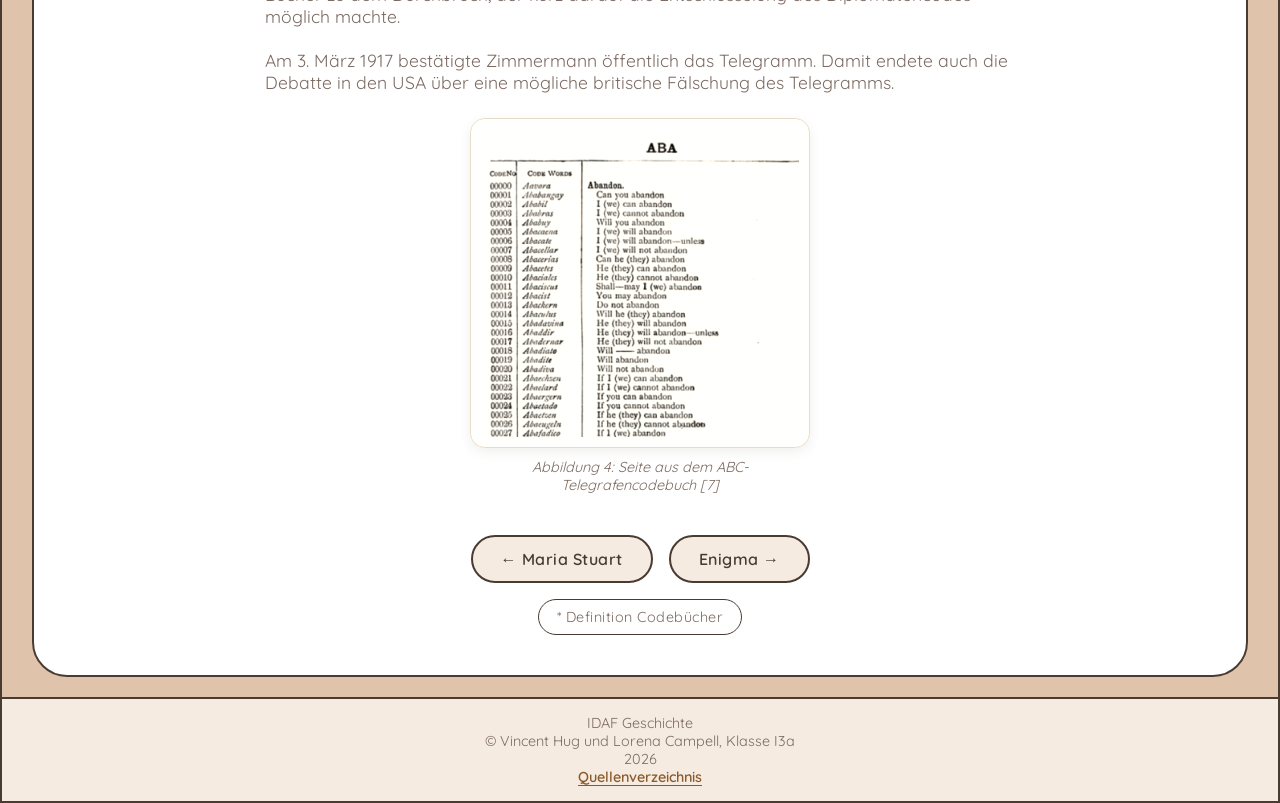
<file: zimmermann.html>
<!DOCTYPE html>
<html lang="de">
<head>
    <meta charset="UTF-8">
    <meta name="viewport" content="width=device-width, initial-scale=1.0">
    <title>Codierungsverfahren</title>
    <link rel="stylesheet" href="style.css">
    <!-- Google Fonts -> das mit gemini gfunde -->
    <link href="https://fonts.googleapis.com/css2?family=Quicksand:wght@400;600;700&display=swap" rel="stylesheet">
</head>
<body>

    <div class="container">
        
        <header class="header">
            <h1 class="title">Kryptographie im Lauf der Zeit</h1>
        </header>
        
        <main class="textbox">
            <div class="textbox-inhalt">
                <h2>Zimmermann-Telegramm 1917</h2>

                <p class="content-inner">
                    Zimmermann-Depesche (auch Zimmermann-Telegramm genannt), war ein verschlüsseltes Telegramm während dem Ersten Weltkrieg.
                </p>
                <br> 

                <h3>Geschichte</h3>
                <p class="content-inner">
                    Der Zweck des Telegrammes war es, ein Bündnis zwischen Mexiko und dem Deutschen Reich zu bilden, für den Fall, dass die Vereinigten Staaten ihre Neutralität aufgeben würden. Mexikos Regierung würde in diesem Falle Unterstützung für die Rückgewinnung von Territorium erhalten, das sie 1848 an die Vereinigten Staaten verloren hatten. Dies wurde damals in dem «Vertrag von Guadalupe Hidalgo» beschlossen. Dieser Vertrag beendete den Mexikanisch-Amerikanischen Krieg (1846-1848). [22]
                    <br> <br>
                    Das Telegramm wurde im Januar 1917 von dem deutschen Staatssekretär (des Auswärtigen Amts) Arthur Zimmermann über die deutsche Botschaft in Washington D.C. verschickt, gedacht war es für den deutschen Abgeordneten in Mexiko.
                    <br> <br>
                    Jedoch wurde das Telegramm vom britischen Marinegeheimdienst abgefangen und anschliessend entziffert. Das Abfangen gelang nur, da Grossbritannien im August 1914 die deutschen Seekabel durchtrennt hatte. Dies zwang Deutschland dazu, das Telegramm über amerikanische und schwedische Kabelstrecken zu senden, die durch Grossbritannien liefen.
                    <br> <br>
                    Der britische Geheimdienst hielt das Telegramm jedoch über einen Monat zurück, da man nicht wollte, dass das Deutsche Reich wusste, dass der Code geknackt wurde.
                    <br>
                    Schliesslich wurde es am 1. März 1917 von dem US-amerikanischen Aussenminister bekanntgegeben.
                    <br> <br>
                    Dies führte unter anderem dazu, dass der Präsident Woodrow Wilson den Kongress um die Kriegserklärung an Deutschland bat. Wie stark die Zimmermann-Depesche Einfluss auf den Kriegseintritt der USA hatte, ist bis heute stark umstritten.
                    <br> <br>
                    Eines der Hauptargumente ist beispielsweise, dass das Telegramm erst im März veröffentlicht wurde. Jedoch wurde im Januar von dem Deutschen Reich an die USA mitgeteilt, dass sie den uneingeschränkten U-Bootkrieg wieder aufnehmen würden. Dies legt den Schluss nahe, dass das Telegramm nicht als endgültiger Auslöser, sondern eher als eine weitere Rechtfertigung für den Kriegseintritt der USA diente.
                    <br>
                    Ein weiterer Grund ist die Ablehnung des Bündnisses durch Mexiko. Deswegen wird die «reale politische Bedrohung» oftmals angezweifelt. [23]
                    <br> <br>
                    Dabei sollte man allerdings nicht vergessen, dass das Telegramm die Regierung der Vereinigten Staaten zur Überdenkung ihrer Neutralitätspolitik veranlasste und ebenfalls dazu führte, dass die US-amerikanische Öffentlichkeit dem Kriegseintritt zustimmte. [23]
                </p>
                <br>

                <h3>Die Entschlüsselung</h3>

                <div class="text-figure">
                <p class="content-inner">
                    Während wir heutzutage die Ver- und Entschlüsselung mit Algorithmen durchführen, verwendete man zur Zeit des Ersten Weltkrieges sogenannte Codebücher. <a href="codebücher.html">*</a> Im Falle der Marine des deutschen Reiches verwendete man das «Signalbuch der Kaiserlichen Marine», auch «SKM» genannt. Diese wurden auf allen Kriegsschiffen mitgeführt und betrafen die Funksprüche der Marine. [24]
                    <br> <br>
                    Nach der «Schlacht bei Gumbinnen» hatte sich das Deutsche Kaiserreich von der russischen Armee zurückgezogen, hat aber gleichzeitig am Finnischen Meerbusen [25] Stellung bezogen. Während dieser Kriegshandlungen lief ein deutsches Kriegsschiff am 25. August 1914 auf Grund. Nach Reglement sollten alle Codebücher zerstört werden. Entweder indem man sie über Bord warf oder verbrannte. Da in diesem Falle die Wassertiefe zu gering war, sollten sie verbrannt werden. Aufgrund der hektischen Situation wurden jedoch zwei von drei Büchern übersehen und nicht vernichtet. Dies führte dazu, dass sie von russischen Tauchern geborgen wurden. Innerhalb von zwei Wochen konnten erste Funksprüche decodiert werden.
                    <br> <br>
                    Im Oktober 1914 erhielt der britische Marineminister Winston Churchill ein Exemplar von einem russischen Offizier überreicht. So kam es schlussendlich zur Entschlüsselung des Zimmermann-Telegrammes. [23]
                    <br> <br>
                    Obwohl die Zimmermann-Depesche nicht mit einem Marinecode, sondern einem diplomatischen Code (Code 7500 bzw. 0075) verschlüsselt wurde, führte der Fund der SKM-Bücher zu dem Durchbruch, der kurz darauf die Entschlüsselung des Diplomatencodes möglich machte.
                    <br> <br>
                    Am 3. März 1917 bestätigte Zimmermann öffentlich das Telegramm. Damit endete auch die Debatte in den USA über eine mögliche britische Fälschung des Telegramms.
                </p>
                <figure class="figure figure-historic">
                    <img src="img/codebook.png" alt="Gedruckte Codebuch-Seite unter dem Stichwort ABA: drei Spalten mit fünfstelliger Codenummer (00000 bis 00027), einem Codewort wie Ababil und der Bedeutung, zum Beispiel Can you abandon oder I (we) cannot abandon">
                    <figcaption>Abbildung 4: Seite aus dem ABC-Telegrafencodebuch [7]</figcaption>
                </figure>
                </div>
                <div class="btn-group">
                    <a href="maria-stuart.html" class="btn">
                        &larr; Maria Stuart
                    </a>
                    <a href="enigma.html" class="btn">
                        Enigma &rarr;
                    </a>
                </div>
                <div class="btn-group">
                    <a href="codebücher.html" class="btn btn-secondary">
                        * Definition Codebücher
                    </a>
                </div>
            </div>
        </main>

        <footer class="site-footer">
            <p>
                IDAF Geschichte  <br>
                &copy; Vincent Hug und Lorena Campell, Klasse I3a <br>
                2026 <br> 

                <a href="quellen.html" class="footer-link">
                       Quellenverzeichnis
                </a> 
            </p>
        </footer>

    </div>

    <script src="lightbox.js"></script>
</body>
</html>
</file>
<file: style.css>
* {
    box-sizing: border-box;
    margin: 0;
    padding: 0;
}

body {
    font-family: 'Quicksand', sans-serif; /*vo gemini als vorschlag*/
    background-color: #f4ecf7;
    color: #4a3b32;
    display: flex;
    justify-content: center;
    align-items: flex-start;
    min-height: 100vh;
}

.container {
    width: 100%;
    min-height: 100vh;

    background-color: #dfc4ab; 
    border: 2px solid #4a3b32;

    border-radius: 0px;
    display: flex;
    flex-direction: column;
    justify-content: space-between;
    box-shadow: 0 10px 25px rgba(74, 59, 50, 0.1);
    position: relative;
}



.header {
    padding: 20px;
    text-align: center;
}

.title {
    font-size: 1.8rem;
    font-weight: 700;
    color: #4a3b32;
    letter-spacing: 1px;
}


.textbox {
    margin: 10px 30px;
    padding: 40px;
    background-color: #ffffff;
  
    border-radius: 35px;
    border: 2px solid #4a3b32;
    flex-grow: 1;
    display: flex;
    flex-direction: column;
    justify-content: center;
    align-items: center;
    text-align: left;
}

.textbox-inhalt h2 {
    font-size: 1.5rem;
    margin-bottom: 15px;
    color: #5c4033;
}

/* Titel bündig mit dem Text darunter, auch wenn Bilder/Tabellen die Box breiter machen */
.textbox-inhalt h2:has(+ p.content-inner) {
    max-width: 750px;
    margin-left: auto;
    margin-right: auto;
}

/* Zwischentitel bündig mit dem zentrierten Text */
.textbox-inhalt > h3 {
    max-width: 750px;
    margin-left: auto;
    margin-right: auto;
}

.textbox-inhalt h2:has(+ .text-figure),
.textbox-inhalt h2:has(+ h3) {
    max-width: 750px;
    margin-left: auto;
    margin-right: auto;
}

p.content-inner {
    font-size: 1.1rem;
    color: #7d6b63;
    max-width: 750px;
    margin: 0 auto;
    margin: 0 auto; 
    text-align: left;
}

.btn {
    display: inline-block;
    margin-top: 1rem;
    font-family: inherit;
    font-size: 1rem;
    font-weight: 600;
    letter-spacing: 0.5px;
    color: #4a3b32;
    background-color: #f5ebe0;
    padding: 12px 28px;
    border: 2px solid #4a3b32;
    border-radius: 30px;
    text-decoration: none;
    cursor: pointer;
}

.btn:hover {
    background-color: #4a3b32;
    color: #faf5ee;
}

/* weniger wichtige Links, z.B. Definition Codebücher */
.btn-secondary {
    padding: 8px 18px;
    font-size: 0.9rem;
    font-weight: 400;
    color: #7d6b63;
    background-color: transparent;
    border-width: 1px;
}

.btn-secondary:hover {
    background-color: #f5ebe0;
    color: #4a3b32;
}

.btn:focus-visible {
    outline: 3px solid #7d6b63;
    outline-offset: 3px;
}

.site-footer {
    padding: 15px;
    text-align: center;
    font-size: 0.9rem;
    color: #7d6b63;
    margin-top: 10px;
    border-top: 2px solid #4a3b32;
    background-color: #f5ebe0;
}


table {
    border-collapse: collapse;
}

td {
    border: 1px solid black;
    padding: 8px;
    text-align: center;
}

/* Tabellenbeschriftung unter der Tabelle, gleich wie .figure figcaption */
caption {
    caption-side: bottom;
    margin-top: 10px;
    font-size: 0.9rem;
    font-style: italic;
    color: #7d6b63;
}

img {
    max-width: 100%;
    height: auto;
}

.table-scroll {
    max-width: 100%;
    overflow-x: auto;
    margin: 15px 0;
}

/* Tabelle unter dem zentrierten Text, auch wenn ein Bild daneben die Box breiter macht */
.table-scroll table {
    margin: 0 auto;
}

.comparison-table {
    margin: 30px 40px;
}

/* Titel und Zwischentitel bündig mit der Vergleichstabelle */
.textbox-inhalt h2:has(+ h3 + .comparison-table),
.textbox-inhalt > h3:has(+ .comparison-table) {
    max-width: none;
    margin-left: 40px;
    margin-right: 40px;
}

a {
  color: #4A3B32; 
  text-decoration: none;
  transition: color 0.2s ease;
}

a:hover {
  color: #8B5A2B;
  text-decoration: underline;
}

.btn-group {
    display: flex;
    flex-wrap: wrap;
    justify-content: center;
    gap: 1rem;
}

.footer-link {
    font-weight: 600;
    color: #8B5A2B;
    text-decoration: underline;
    text-underline-offset: 3px;
}

.footer-link:hover {
    color: #4a3b32;
}


/* interaktive Chiffre (caesar.html) */
.cipher-tool {
    width: 100%;
    max-width: 750px;
    margin: 30px auto 10px;
    padding: 20px;
    border: 2px solid #4a3b32;
    border-radius: 20px;
    background-color: #faf5ee;
    color: #7d6b63;
}

.cipher-tool-header {
    display: flex;
    justify-content: space-between;
    align-items: center;
    gap: 10px;
    margin-bottom: 15px;
}

.cipher-tool h3 {
    color: #5c4033;
}

.cipher-mode-btn {
    margin-top: 0;
    padding: 8px 18px;
    font-size: 0.9rem;
}

.cipher-tool label {
    display: block;
    margin: 12px 0 6px;
    font-weight: 600;
}

.cipher-tool textarea,
.cipher-tool output {
    display: block;
    width: 100%;
    padding: 10px;
    font-family: inherit;
    font-size: 1rem;
    border: 2px solid #4a3b32;
    border-radius: 12px;
    background-color: #ffffff;
    color: #4a3b32;
}

.cipher-tool textarea {
    resize: vertical;
}

.cipher-tool output {
    min-height: 2.8em;
    white-space: pre-wrap;
    word-break: break-word;
}

.cipher-tool input[type="range"] {
    width: 100%;
    accent-color: #8B5A2B;
}

.cipher-tool ol {
    list-style: none;
    max-height: 300px;
    overflow-y: auto;
    padding: 10px;
    border: 2px solid #4a3b32;
    border-radius: 12px;
    background-color: #ffffff;
    color: #4a3b32;
}

.cipher-tool li {
    padding: 3px 0;
    white-space: pre-wrap;
    word-break: break-word;
}

.cipher-tool [hidden] {
    display: none;
}


/* Enigma (enigma.html), jede Farbe gehört zu einem Teil der Maschine */
.enigma-tool {
    --enigma-ukw: #5c6b7a;
    --enigma-l: #c2185b;
    --enigma-m: #8e44ad;
    --enigma-r: #2f8f5b;
    --enigma-plug: #8B5A2B;
    --enigma-forward: #e67e22;
    --enigma-back: #1e88e5;
}

.part-ukw { --part: var(--enigma-ukw); }
.part-l { --part: var(--enigma-l); }
.part-m { --part: var(--enigma-m); }
.part-r { --part: var(--enigma-r); }
.part-plug { --part: var(--enigma-plug); }

.enigma-tool h4 {
    margin: 18px 0 8px;
    color: #5c4033;
}

.enigma-rotors {
    display: grid;
    grid-template-columns: repeat(auto-fit, minmax(140px, 1fr));
    gap: 10px;
}

.enigma-part {
    padding: 10px;
    border: 2px solid var(--part);
    border-radius: 12px;
    background-color: #ffffff;
}

.enigma-tool .enigma-part h4 {
    margin: 0 0 6px;
    color: var(--part);
}

.part-plug {
    margin-top: 10px;
}

.enigma-tool .enigma-part label,
.enigma-field-label {
    display: block;
    margin: 6px 0;
    font-size: 0.9rem;
    font-weight: 600;
}

.enigma-tool select {
    font-family: inherit;
    font-size: 0.95rem;
    padding: 2px 4px;
    border: 2px solid #4a3b32;
    border-radius: 8px;
    background-color: #ffffff;
    color: #4a3b32;
}

.enigma-position {
    display: flex;
    align-items: center;
    gap: 6px;
}

.enigma-small-btn {
    width: 1.8em;
    height: 1.8em;
    font-family: inherit;
    font-weight: 700;
    color: #4a3b32;
    background-color: #f5ebe0;
    border: 2px solid #4a3b32;
    border-radius: 50%;
    cursor: pointer;
}

.enigma-small-btn:hover {
    background-color: #4a3b32;
    color: #faf5ee;
}

.enigma-hint {
    margin: 6px 0;
    font-size: 0.85rem;
}

.enigma-current {
    margin-top: 8px;
    font-weight: 600;
}

.current-letter {
    display: inline-block;
    min-width: 1.8em;
    margin-left: 4px;
    padding: 2px 6px;
    text-align: center;
    font-weight: 700;
    color: #4a3b32;
    border: 2px solid var(--part);
    border-radius: 6px;
}

/* Walze hat sich beim letzten Buchstaben gedreht */
.current-letter.stepped {
    background-color: var(--part);
    color: #ffffff;
    animation: enigma-step 0.5s ease-out;
}

@keyframes enigma-step {
    from { transform: translateY(-40%); }
    to { transform: translateY(0); }
}

.enigma-plugboard {
    display: flex;
    flex-wrap: wrap;
    gap: 6px;
}

.enigma-plug {
    width: 2.2em;
    height: 2.2em;
    font-family: inherit;
    font-weight: 700;
    color: #4a3b32;
    background-color: #ffffff;
    border: 2px solid #4a3b32;
    border-radius: 50%;
    cursor: pointer;
}

.enigma-plug.selected {
    outline: 3px solid var(--enigma-plug);
    outline-offset: 2px;
}

.enigma-swap {
    margin-top: 10px;
}

.enigma-lamps {
    display: flex;
    flex-direction: column;
    align-items: center;
    gap: 6px;
}

.enigma-lamp-row {
    display: flex;
    flex-wrap: wrap;
    justify-content: center;
    gap: 6px;
}

.enigma-lamp {
    display: flex;
    align-items: center;
    justify-content: center;
    width: 2em;
    height: 2em;
    font-weight: 700;
    color: #7d6b63;
    background-color: #e8e0d8;
    border: 2px solid #4a3b32;
    border-radius: 50%;
}

.enigma-lamp.lit {
    color: #4a3b32;
    background-color: #ffd54f;
    box-shadow: 0 0 12px #ffca28;
}

.enigma-diagram-wrap {
    overflow-x: auto;
}

.enigma-diagram {
    display: block;
    width: 100%;
    min-width: 560px;
    height: auto;
}

.enigma-diagram text {
    font-family: 'Quicksand', sans-serif;
    font-size: 11px;
    fill: #4a3b32;
}

.enigma-diagram .header {
    font-size: 12px;
    font-weight: 700;
}

.enigma-diagram .stepped {
    font-size: 10px;
    font-weight: 700;
}

.enigma-diagram .box {
    fill: #ffffff;
    stroke-width: 2;
}

.enigma-diagram .window {
    fill: #f5ebe0;
}

.enigma-diagram .wire {
    fill: none;
    stroke: #ddd3cb;
    stroke-width: 1;
}

.enigma-diagram .signal {
    fill: none;
    stroke-width: 2.5;
    stroke-linejoin: round;
    stroke-linecap: round;
}

.enigma-diagram .signal.forward,
.legend-forward {
    stroke: var(--enigma-forward);
    color: var(--enigma-forward);
    font-weight: 700;
}

.enigma-diagram .signal.back,
.legend-back {
    stroke: var(--enigma-back);
    color: var(--enigma-back);
    font-weight: 700;
}

.enigma-diagram .key-forward {
    fill: var(--enigma-forward);
}

.enigma-diagram .key-back {
    fill: var(--enigma-back);
}

.enigma-diagram .key-letter {
    fill: #ffffff;
    font-weight: 700;
}


/* Bilder mit Bildunterschrift */
.figure {
    max-width: 750px;
    margin: 25px auto;
    text-align: center;
}

.figure img {
    display: block;
    margin: 0 auto;
    padding: 10px;
    background-color: #ffffff;
    border: 1px solid #e0d4c8;
    border-radius: 15px;
    box-shadow: 0 4px 12px rgba(74, 59, 50, 0.08);
}

.figure figcaption {
    margin-top: 10px;
    font-size: 0.9rem;
    font-style: italic;
    color: #7d6b63;
}

/* Text in der Mitte (genau wie ohne Bild), Bild im freien Platz rechts daneben.
   Die beiden äusseren Spalten sind gleich breit, darum bleibt der Text zentriert. */
.text-figure {
    display: grid;
    grid-template-columns: minmax(0, 1fr) minmax(0, 750px) minmax(0, 1fr);
    column-gap: 30px;
    align-items: start;
    margin: 0 auto;
}

.text-figure p.content-inner {
    grid-column: 2;
    width: 100%;
    margin: 0;
}

.text-figure .figure {
    grid-column: 3;
    justify-self: start;
    width: 100%;
    max-width: 340px;
    /* Höhe 0: das Bild ragt nach unten über, schiebt den folgenden Text aber nicht nach unten */
    height: 0;
    margin: 0;
}

/* zu wenig Platz rechts: Bild unter den Text */
@media (max-width: 1350px) {
    .text-figure {
        display: block;
    }

    .text-figure p.content-inner {
        margin: 0 auto;
    }

    .text-figure .figure {
        height: auto;
        margin: 25px auto;
    }
}


/* mehrere Bilder untereinander im freien Platz rechts neben dem Text */
.text-figure .figure-stack {
    grid-column: 3;
    height: 0;
}

.text-figure .figure-stack .figure {
    height: auto;
    margin: 0 0 20px;
}

@media (max-width: 1350px) {
    .text-figure .figure-stack {
        height: auto;
    }

    .text-figure .figure-stack .figure {
        margin: 25px auto;
    }
}


/* alte Scans leicht warm einfärben, passend zum Beige */
.figure-historic img {
    filter: sepia(15%);
}

/* Lightbox (lightbox.js) */
.figure img {
    cursor: zoom-in;
    transition: transform 0.2s ease, box-shadow 0.2s ease;
}

.figure img:hover,
.figure img:focus-visible {
    transform: scale(1.02);
    box-shadow: 0 8px 20px rgba(74, 59, 50, 0.15);
}

.figure img:focus-visible {
    outline: 3px solid #7d6b63;
    outline-offset: 3px;
}

.lightbox {
    position: fixed;
    inset: 0;
    z-index: 100;
    display: flex;
    align-items: center;
    justify-content: center;
    padding: 30px;
    background-color: rgba(74, 59, 50, 0.85);
    cursor: zoom-out;
}

.lightbox[hidden] {
    display: none;
}

.lightbox figure {
    max-width: 100%;
    max-height: 100%;
    text-align: center;
}

.lightbox img {
    max-width: 100%;
    max-height: calc(100vh - 120px);
    padding: 10px;
    background-color: #ffffff;
    border-radius: 15px;
}

.lightbox figcaption {
    margin-top: 12px;
    font-style: italic;
    color: #faf5ee;
}

body.lightbox-open {
    overflow: hidden;
}

/* Häufigkeitsdiagramm (frequency-chart.js) */
.chart-wrap {
    position: relative;
    padding: 15px 10px 5px;
    background-color: #ffffff;
    border: 1px solid #e0d4c8;
    border-radius: 15px;
    box-shadow: 0 4px 12px rgba(74, 59, 50, 0.08);
}

.frequency-chart {
    display: block;
    width: 100%;
    height: auto;
    font-family: inherit;
}

.chart-grid {
    stroke: #f0e8df;
    stroke-width: 1;
}

.chart-baseline {
    stroke: #7d6b63;
    stroke-width: 1;
}

.chart-axis {
    font-size: 11px;
    fill: #7d6b63;
}

.chart-letter {
    font-size: 13px;
    font-weight: 600;
    fill: #4a3b32;
}

.chart-value {
    font-size: 12px;
    font-weight: 700;
    fill: #4a3b32;
}

.chart-bar-fill {
    fill: #a0602a;
    transition: fill 0.15s ease;
}

.chart-bar.active .chart-bar-fill {
    fill: #4a3b32;
}

.chart-hit {
    fill: transparent;
    cursor: default;
}

.chart-tooltip {
    position: absolute;
    transform: translate(-50%, calc(-100% - 12px));
    padding: 6px 12px;
    font-size: 0.9rem;
    color: #4a3b32;
    background-color: #ffffff;
    border: 1px solid #4a3b32;
    border-radius: 10px;
    box-shadow: 0 4px 12px rgba(74, 59, 50, 0.15);
    pointer-events: none;
    white-space: nowrap;
}

.chart-tooltip[hidden] {
    display: none;
}

.chart-table {
    margin-top: 10px;
    font-size: 0.9rem;
    color: #7d6b63;
}

.chart-table summary {
    cursor: pointer;
}

.chart-table table {
    margin: 10px auto 0;
}

.chart-figure {
    width: 750px;
    max-width: 100%;
}


/* Syntax-Highlighting (highlight.js), Farben passend zur Seite */
.tok-keyword { color: #a0602a; font-weight: 700; }
.tok-builtin { color: #c2185b; }
.tok-function { color: #8e44ad; }
.tok-string { color: #2f7d4f; }
.tok-number { color: #1e6fa8; }
.tok-comment { color: #7d6b63; font-style: italic; }

/* Codeblöcke: leichter Hintergrund, bündig mit dem Text */
pre {
    max-width: 750px;
    margin: 0 auto;
    padding: 16px 20px;
    overflow-x: auto;
    font-size: 0.9rem;
    line-height: 1.5;
    background-color: #faf5ee;
    border: 1px solid #e0d4c8;
    border-radius: 15px;
}
</file>
